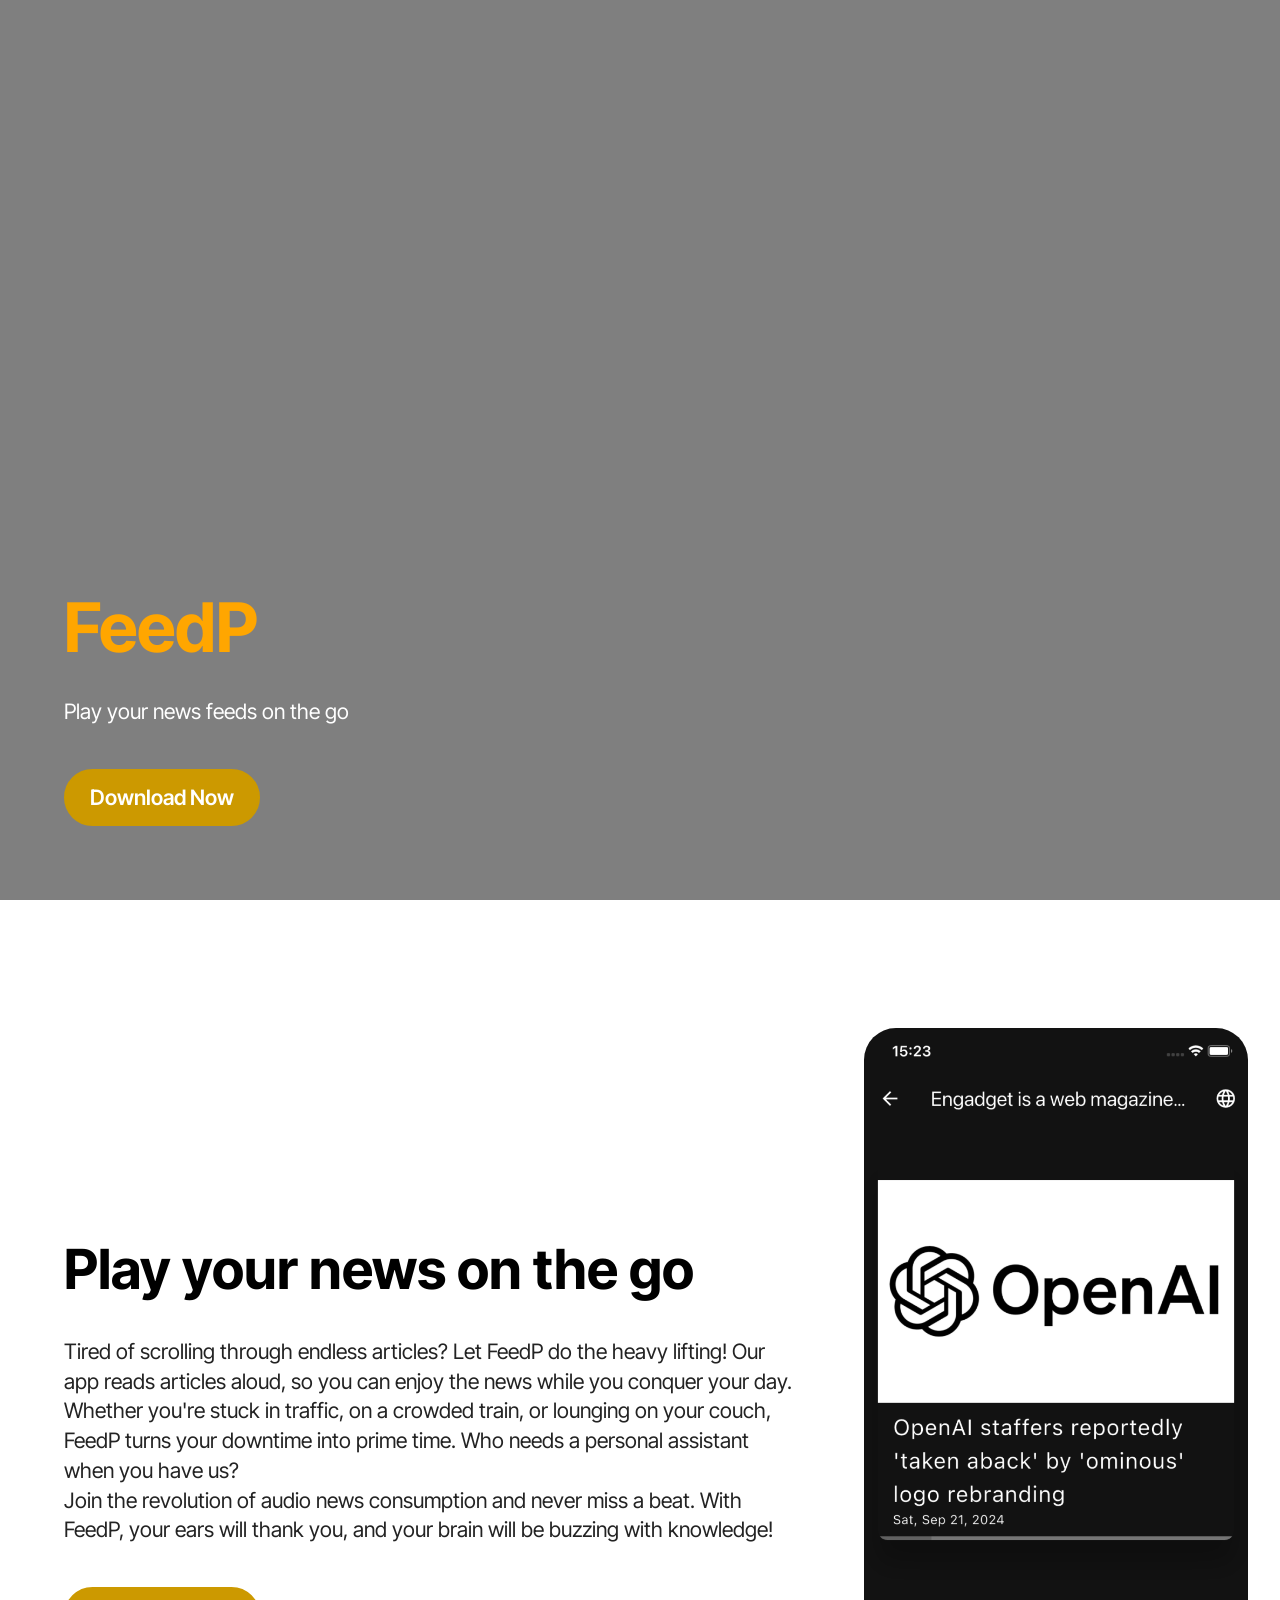
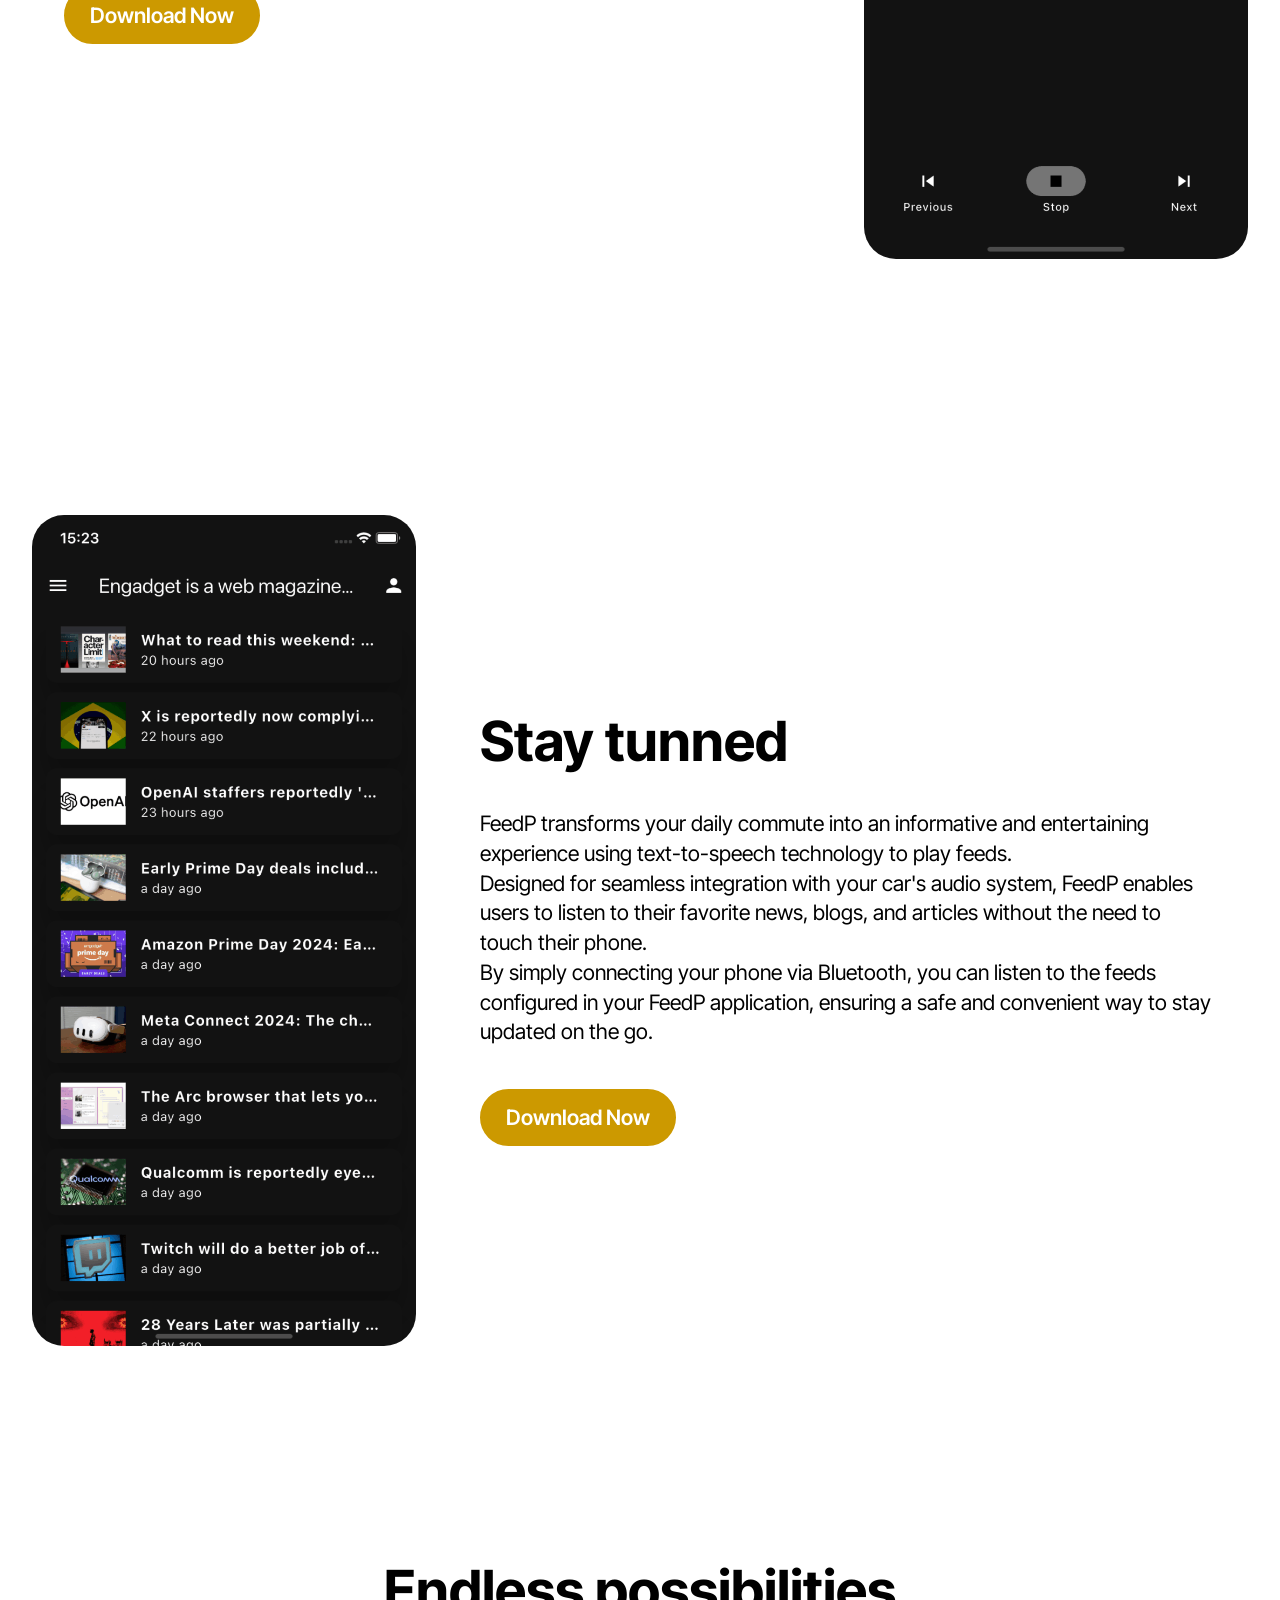
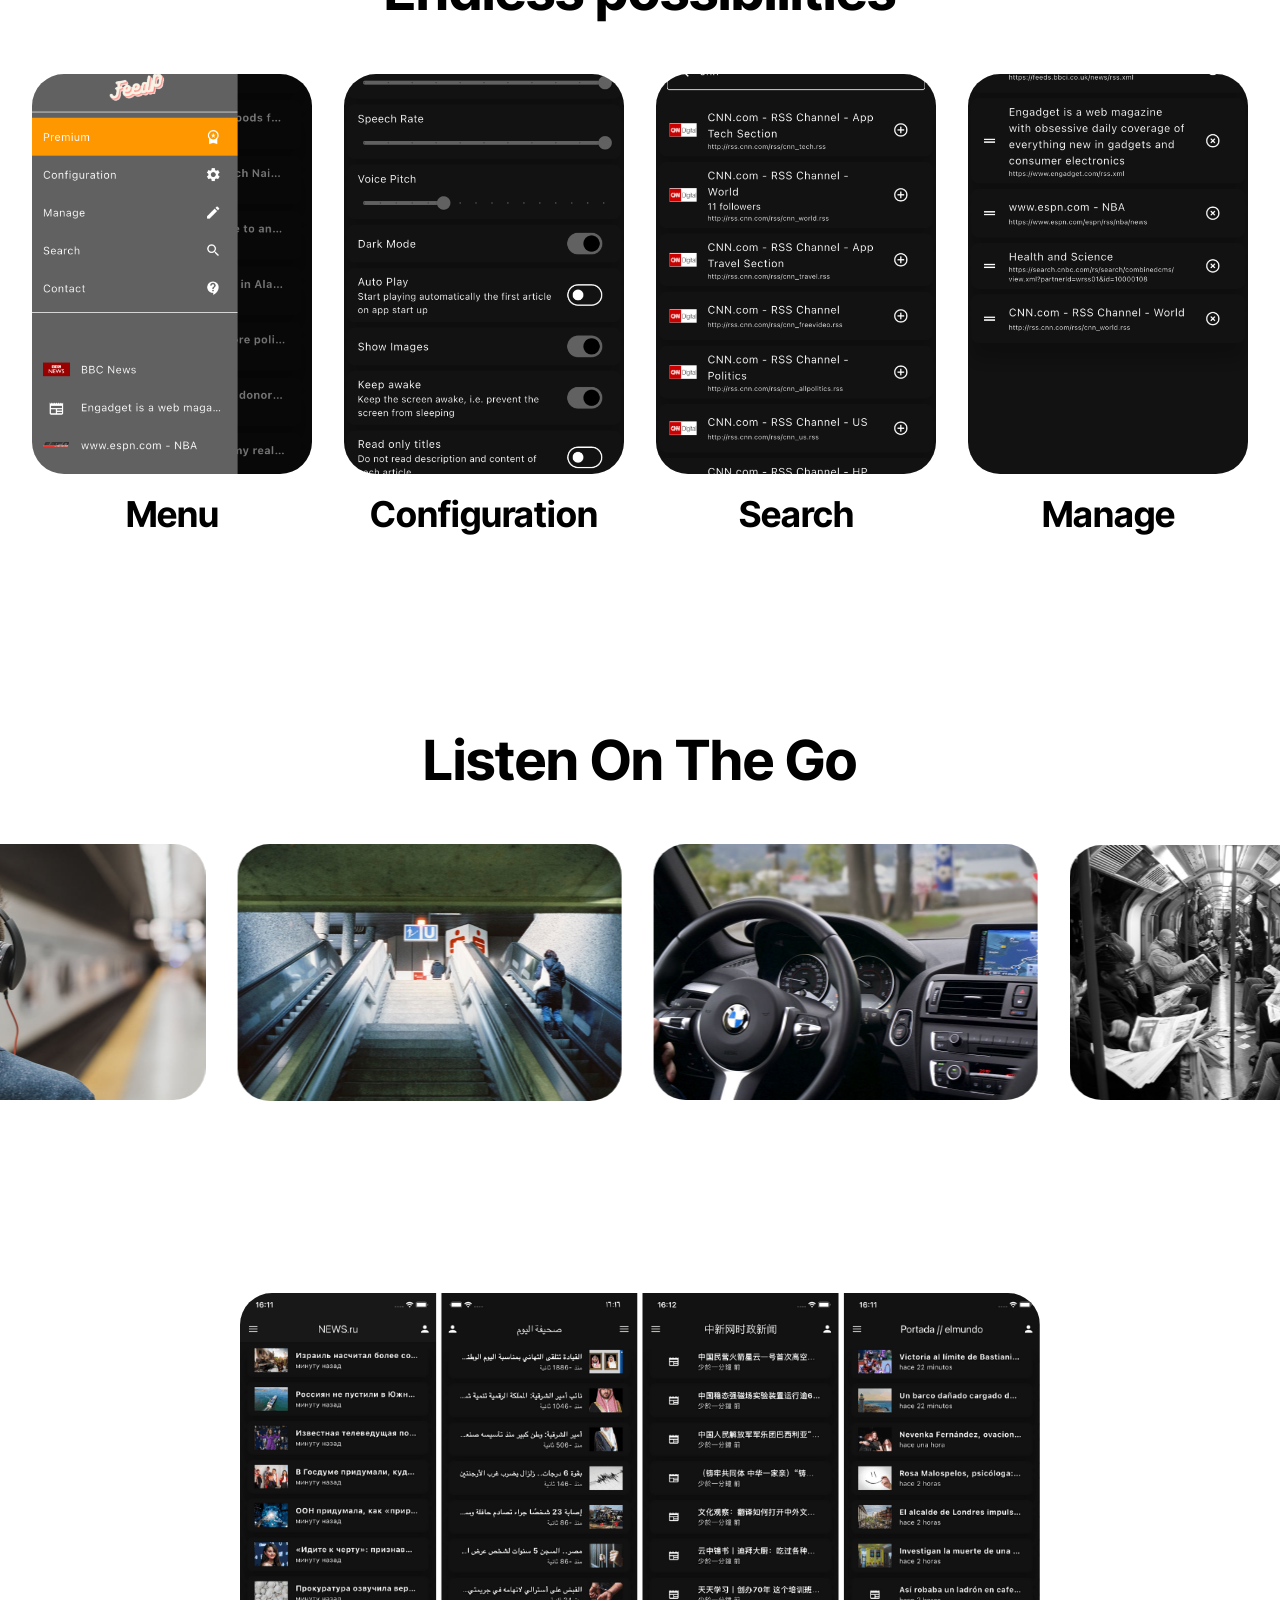
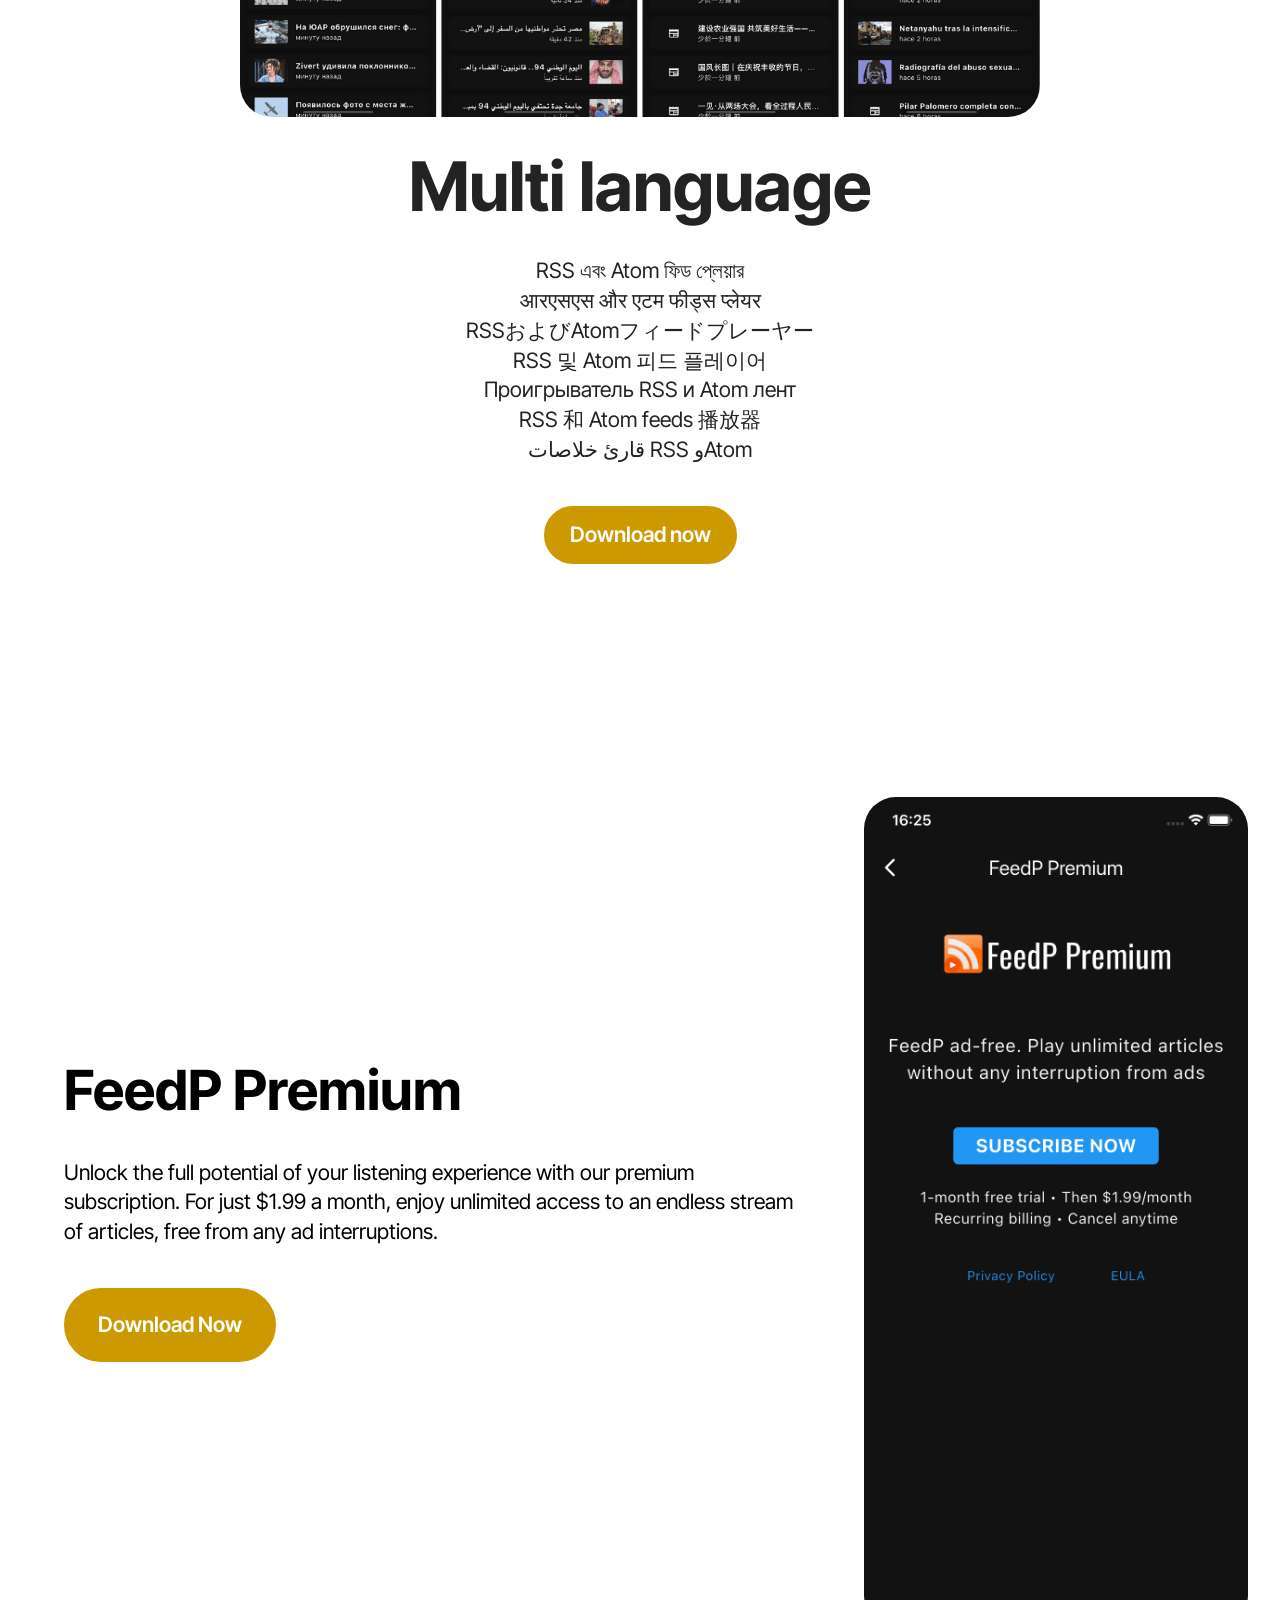
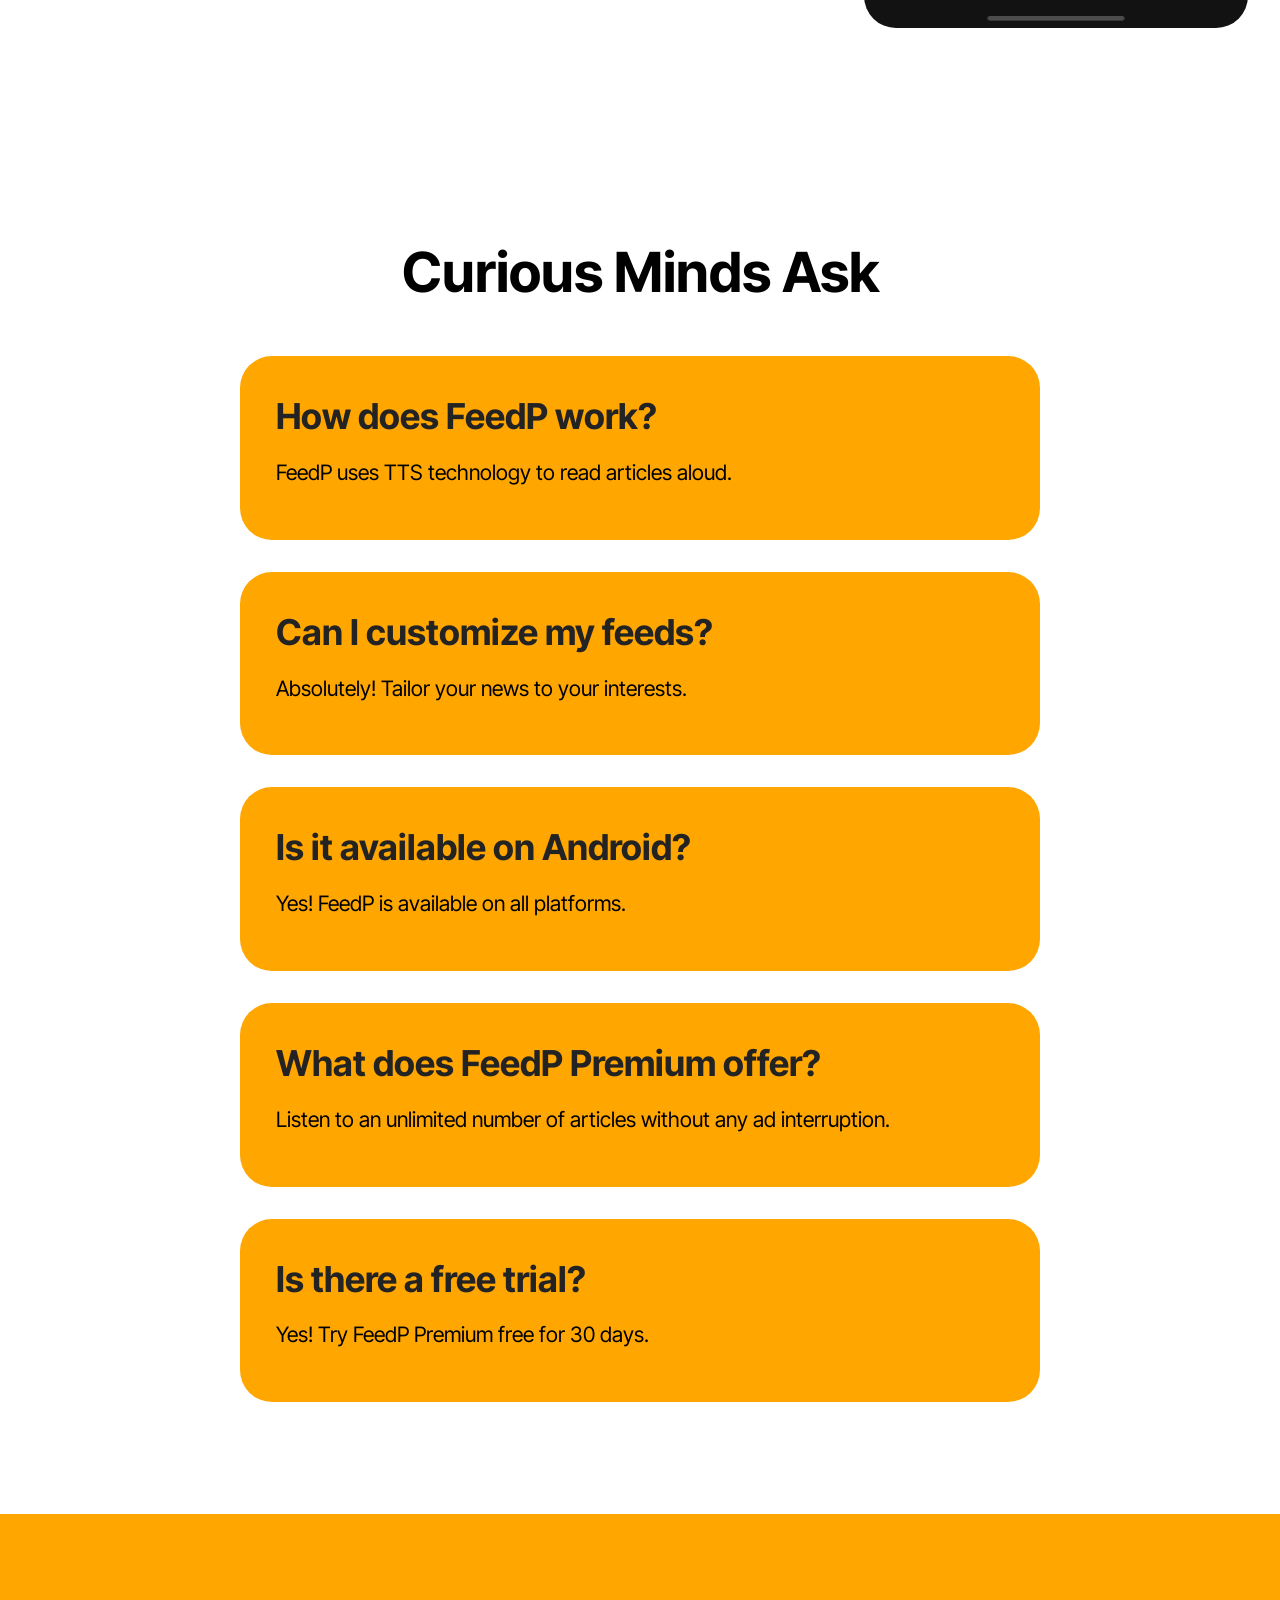
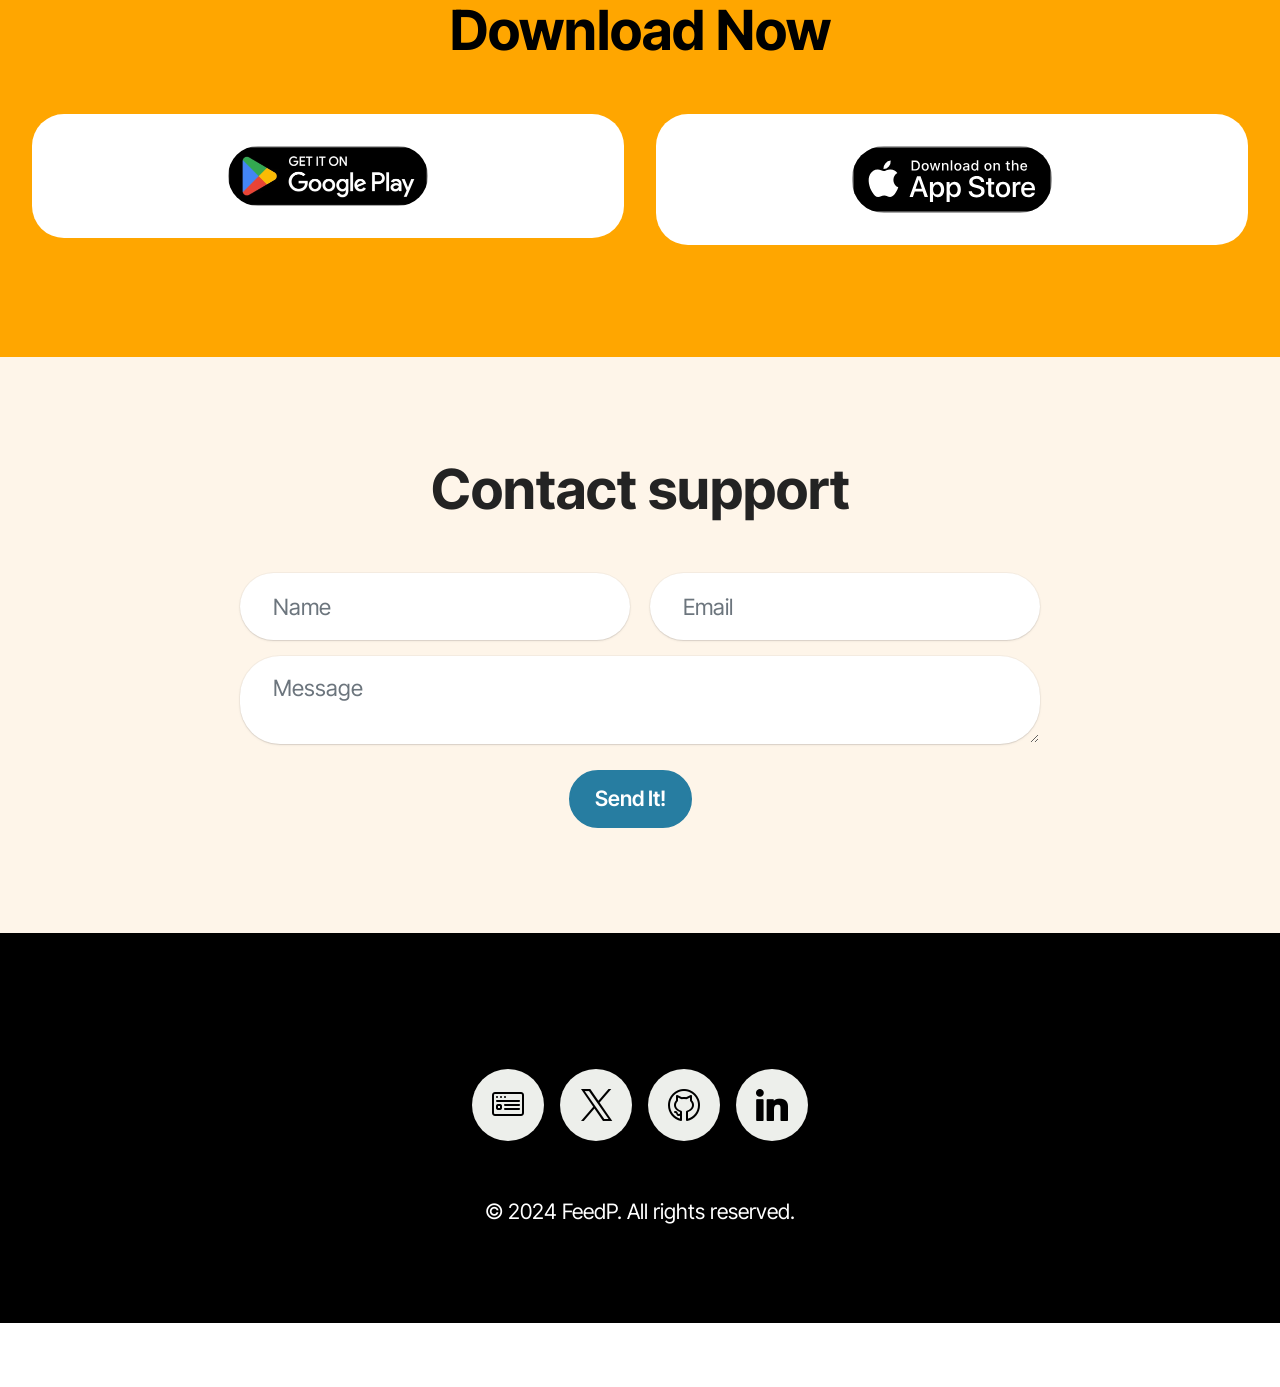
<file: docs/index.html>
<!DOCTYPE html>
<html  >
<head>
  <!-- Site made with Mobirise Website Builder v5.9.18, https://mobirise.com -->
  <meta charset="UTF-8">
  <meta http-equiv="X-UA-Compatible" content="IE=edge">
  <meta name="generator" content="Mobirise v5.9.18, mobirise.com">
  <meta name="viewport" content="width=device-width, initial-scale=1, minimum-scale=1">
  <link rel="shortcut icon" href="assets/images/favicon-16x16.png" type="image/x-icon">
  <meta name="description" content="FeedP transforms your commute with TTS technology, reading articles aloud from your favorite RSS feeds. Enjoy news on the go, effortlessly.">
  
  
  <title>FeedP</title>
  <link rel="stylesheet" href="assets/web/assets/mobirise-icons2/mobirise2.css">
  <link rel="stylesheet" href="assets/web/assets/mobirise-icons-bold/mobirise-icons-bold.css">
  <link rel="stylesheet" href="assets/bootstrap/css/bootstrap.min.css">
  <link rel="stylesheet" href="assets/bootstrap/css/bootstrap-grid.min.css">
  <link rel="stylesheet" href="assets/bootstrap/css/bootstrap-reboot.min.css">
  <link rel="stylesheet" href="assets/animatecss/animate.css">
  <link rel="stylesheet" href="assets/socicon/css/styles.css">
  <link rel="stylesheet" href="assets/theme/css/style.css">
  <link rel="preload" href="https://fonts.googleapis.com/css?family=Inter+Tight:100,200,300,400,500,600,700,800,900,100i,200i,300i,400i,500i,600i,700i,800i,900i&display=swap" as="style" onload="this.onload=null;this.rel='stylesheet'">
  <noscript><link rel="stylesheet" href="https://fonts.googleapis.com/css?family=Inter+Tight:100,200,300,400,500,600,700,800,900,100i,200i,300i,400i,500i,600i,700i,800i,900i&display=swap"></noscript>
  <link rel="preload" as="style" href="assets/mobirise/css/mbr-additional.css?v=XcIUeM"><link rel="stylesheet" href="assets/mobirise/css/mbr-additional.css?v=XcIUeM" type="text/css">

  
  
  
</head>
<body>
  
  <section data-bs-version="5.1" class="header18 cid-uoVq9v2hvb mbr-fullscreen" data-bg-video="https://youtu.be/wuCSP266-CE" id="hero-15-uoVq9v2hvb">
  

  <div class="mbr-overlay" style="opacity: 0.5; background-color: rgb(0, 0, 0);"></div>
  <div class="container-fluid">
    <div class="row">
      <div class="content-wrap col-12 col-md-12">
        <h1 class="mbr-section-title mbr-fonts-style mbr-white mb-4 display-1">
          <strong>FeedP</strong></h1>
        
        <p class="mbr-fonts-style mbr-text mbr-white mb-4 display-7">Play your news feeds on the go</p>
        <div class="mbr-section-btn"><a class="btn btn-warning display-7" href="index.html#clients03-3">Download Now</a></div>
      </div>
    </div>
  </div>
</section>

<section data-bs-version="5.1" class="header1 cid-up6Jac4yp0" id="header01-8">
	

	
	

	<div class="container">
		<div class="row justify-content-center">
			<div class="col-12 col-md-12 col-lg-4 image-wrapper">
				<img class="w-100" src="assets/images/simulator-screenshot-iphone-xr-2024-09-22-at-15.23.45-712x1541.png" alt="Mobirise Website Builder">
			</div>
			<div class="col-12 col-lg col-md-12">
				<div class="text-wrapper align-left">
					<h1 class="mbr-section-title mbr-fonts-style mb-4 display-2"><strong>Play your news on the go</strong></h1>
					<p class="mbr-text mbr-fonts-style mb-4 display-7">
						Tired of scrolling through endless articles? Let FeedP do the heavy lifting! Our app reads articles aloud, so you can enjoy the news while you conquer your day.<br>Whether you're stuck in traffic, on a crowded train, or lounging on your couch, FeedP turns your downtime into prime time. Who needs a personal assistant when you have us?<br>Join the revolution of audio news consumption and never miss a beat. With FeedP, your ears will thank you, and your brain will be buzzing with knowledge!<br>
					</p>
					<div class="mbr-section-btn mt-3"><a class="btn btn-warning display-7" href="index.html#clients03-3">Download Now</a></div>
				</div>
			</div>
		</div>
	</div>
</section>

<section data-bs-version="5.1" class="start article2 cid-up6LJE72qK" id="article02-a">
	

	
	

	<div class="container">
		<div class="row justify-content-center">
			<div class="col-12 col-md-12 col-lg-4 image-wrapper">
				<img class="w-100" src="assets/images/simulator-screenshot-iphone-xr-2024-09-22-at-15.23.54-712x1541.png" alt="Mobirise Website Builder">
			</div>
			<div class="col-12 col-md-12 col-lg">
				<div class="text-wrapper align-left">
					<h1 class="mbr-section-title mbr-fonts-style mb-4 display-2">
						<strong>Stay tunned</strong></h1>
					<p class="mbr-text align-left mbr-fonts-style mb-4 display-7">
					FeedP transforms your daily commute into an informative and entertaining experience using text-to-speech technology to play feeds.<br>Designed for seamless integration with your car's audio system, FeedP enables users to listen to their favorite news, blogs, and articles without the need to touch their phone.<br>By simply connecting your phone via Bluetooth, you can listen to the feeds configured in your FeedP application, ensuring a safe and convenient way to stay updated on the go.
					</p>
					<div class="mbr-section-btn align-left mt-3"><a class="btn btn-warning display-7" href="index.html#clients03-3">Download Now</a></div>
				</div>
			</div>
		</div>
	</div>
</section>

<section data-bs-version="5.1" class="people03 cid-uoVq9v8srS" id="guests-1-uoVq9v8srS">
    
    
    <div class="container-fluid">
        <div class="row justify-content-center">
            <div class="col-12 content-head">
                <div class="mbr-section-head mb-5">
                    <h4 class="mbr-section-title mbr-fonts-style align-center mb-0 display-2">
                        <strong>Endless possibilities</strong></h4>
                    
                </div>
            </div>
        </div>
        <div class="row">
            <div class="item features-image col-12 col-md-6 col-lg-3">
                <div class="item-wrapper">
                    <div class="item-img mb-3">
                        <img src="assets/images/simulator-screenshot-iphone-xr-2024-09-22-at-15.25.54-518x1121.png" alt="Mobirise Website Builder" title="">
                    </div>
                    <div class="item-content align-left">
                        <h5 class="item-title mbr-fonts-style display-5">
                            <strong>Menu</strong></h5>
                        
                        
                    </div>
                    
                </div>
            </div>
            <div class="item features-image col-12 col-md-6 col-lg-3">
                <div class="item-wrapper">
                    <div class="item-img mb-3">
                        <img src="assets/images/simulator-screenshot-iphone-xr-2024-09-22-at-15.26.37-518x1121.png" alt="Mobirise Website Builder" title="">
                    </div>
                    <div class="item-content align-left">
                        <h5 class="item-title mbr-fonts-style display-5">
                            <strong>Configuration</strong></h5>
                        
                        
                    </div>
                    
                </div>
            </div>
            <div class="item features-image col-12 col-md-6 col-lg-3">
                <div class="item-wrapper">
                    <div class="item-img mb-3">
                        <img src="assets/images/simulator-screenshot-iphone-xr-2024-09-22-at-15.25.46-518x1121.png" alt="Mobirise Website Builder" title="">
                    </div>
                    <div class="item-content align-left">
                        <h5 class="item-title mbr-fonts-style display-5">
                            <strong>Search</strong></h5>
                        
                        
                    </div>
                    
                </div>
            </div>
            <div class="item features-image col-12 col-md-6 col-lg-3">
                <div class="item-wrapper">
                    <div class="item-img mb-3">
                       <img src="assets/images/simulator-screenshot-iphone-xr-2024-09-22-at-15.26.03-518x1121.png" alt="Mobirise Website Builder" title="" data-slide-to="3" data-bs-slide-to="3">
                    </div>
                    <div class="item-content align-left">
                        <h5 class="item-title mbr-fonts-style display-5">
                            <strong>Manage</strong></h5>
                        
                        
                    </div>
                    
                </div>
            </div>
        </div>
    </div>
</section>

<section data-bs-version="5.1" class="gallery07 cid-uoVq9v4GsZ" id="gallery-16-uoVq9v4GsZ">
  
  
  <div class="container-fluid gallery-wrapper">
    <div class="row justify-content-center">
      <div class="col-12 content-head">
        <div class="mbr-section-head mb-5">
          <h4 class="mbr-section-title mbr-fonts-style align-center mb-0 display-2">
            <strong>Listen On The Go</strong>
          </h4>
          
        </div>
      </div>
    </div>
    <div class="grid-container">
      <div class="grid-container-3 moving-left" style="transform: translate3d(-200px, 0px, 0px);">
        <div class="grid-item">
          <img src="assets/images/mbr-768x512.jpg" alt="Mobirise Website Builder">
        </div>
        <div class="grid-item">
          <img src="assets/images/photo-1554228243-ff1759819ed3.jpeg" alt="Mobirise Website Builder">
        </div>
        <div class="grid-item">
          <img src="assets/images/mbr-1-768x512.jpg" alt="Mobirise Website Builder">
        </div>
        <div class="grid-item">
          <img src="assets/images/photo-1648114773131-321c91371212.jpeg" alt="Mobirise Website Builder">
        </div>
      </div>
    </div>
  </div>
</section>

<section data-bs-version="5.1" class="header12 cid-up74S3AGPq" id="header12-d">
  
  

  <div class="text-center container-fluid">
    <div class="row mb-4 justify-content-center">
      <div class="col-12 col-md-8">
        <img class="w-100" src="assets/images/3-1056x560.png" alt="Mobirise Website Builder">
      </div>
    </div>
    <div class="row justify-content-center">
      <div class="col-md-12 content-head">
        <h1 class="mbr-section-title mbr-fonts-style mb-4 display-1">
          <strong>Multi language</strong></h1>
        <p class="mbr-text mbr-fonts-style mb-4 display-7">RSS এবং Atom ফিড প্লেয়ার<br>आरएसएस और एटम फीड्स प्लेयर<br>RSSおよびAtomフィードプレーヤー<br>RSS 및 Atom 피드 플레이어<br>Проигрыватель RSS и Atom лент<br>RSS 和 Atom feeds 播放器<br>قارئ خلاصات RSS وAtom</p>
        <div class="mbr-section-btn mt-4"><a class="btn btn-warning display-7" href="index.html#clients03-3">Download now</a></div>
      </div>
    </div>
  </div>
</section>

<section data-bs-version="5.1" class="start article4 cid-up6UikKofS" id="article04-c">
	

	
	

	<div class="container">
		<div class="row justify-content-center">
			<div class="col-12 col-md-12 col-lg-4 image-wrapper">
				<img class="w-100" src="assets/images/simulator-screenshot-iphone-xr-2024-09-22-at-16.25.50-828x1792.png" alt="Mobirise Website Builder">
			</div>
			<div class="col-12 col-md-12 col-lg">
				<div class="text-wrapper align-left">
					<h1 class="mbr-section-title mbr-fonts-style mb-4 display-2">
						<strong>FeedP Premium</strong></h1>
					<p class="mbr-text mbr-fonts-style mb-4 display-7">
						Unlock the full potential of your listening experience with our premium subscription. For just $1.99 a month, enjoy unlimited access to an endless stream of articles, free from any ad interruptions.</p>
					<div class="mbr-section-btn mt-3"><a class="btn btn-lg btn-warning display-7" href="index.html#clients03-3">Download Now</a></div>
				</div>
			</div>
		</div>
	</div>
</section>

<section data-bs-version="5.1" class="list05 cid-uoVq9v4bl7" id="faq-3-uoVq9v4bl7">
    
    <div class="container">
        <div class="col-12 mb-5 content-head">
            <h3 class="mbr-section-title mbr-fonts-style align-center mb-0 display-2">
                <strong>Curious Minds Ask</strong>
            </h3>
            
        </div>
        <div class="row justify-content-center ">
            <div class="col-12 col-lg-8">
                <div class="item features-without-image col-12 active">
                    <div class="item-wrapper">
                        <h5 class="mbr-card-title mbr-fonts-style mt-0 mb-3 display-5">
                            <strong>How does FeedP work?</strong></h5>
                        <p class="mbr-text mbr-fonts-style mt-0 mb-3 display-7">FeedP uses TTS technology to read articles aloud.</p>
                    </div>
                </div>
                <div class="item features-without-image col-12">
                    <div class="item-wrapper">
                        <h5 class="mbr-card-title mbr-fonts-style mt-0 mb-3 display-5">
                            <strong>Can I customize my feeds?</strong></h5>
                        <p class="mbr-text mbr-fonts-style mt-0 mb-3 display-7">Absolutely! Tailor your news to your interests.</p>
                    </div>
                </div>
                <div class="item features-without-image col-12">
                    <div class="item-wrapper">
                        <h5 class="mbr-card-title mbr-fonts-style mt-0 mb-3 display-5">
                            <strong>Is it available on Android?</strong></h5>
                        <p class="mbr-text mbr-fonts-style mt-0 mb-3 display-7">Yes! FeedP is available on all platforms.</p>
                    </div>
                </div>
                <div class="item features-without-image col-12">
                  <div class="item-wrapper">
                      <h5 class="mbr-card-title mbr-fonts-style mt-0 mb-3 display-5">
                          <strong>What does FeedP Premium offer?</strong></h5>
                      <p class="mbr-text mbr-fonts-style mt-0 mb-3 display-7">Listen to an unlimited number of articles without any ad interruption.</p>
                  </div>
              </div>
              <div class="item features-without-image col-12">
                <div class="item-wrapper">
                    <h5 class="mbr-card-title mbr-fonts-style mt-0 mb-3 display-5">
                        <strong>Is there a free trial?</strong></h5>
                    <p class="mbr-text mbr-fonts-style mt-0 mb-3 display-7">Yes! Try FeedP Premium free for 30 days.</p>
                </div>
            </div>
            </div>
        </div>
    </div>
</section>

<section data-bs-version="5.1" class="clients3 cid-up0ePU9RjU" id="clients03-3">
  

  
  
  <div class="container">
    <div class="row justify-content-center">
      <div class="col-12 content-head">
        <div class="mb-5">
          <h5 class="mbr-section-title mbr-fonts-style mb-0 display-2">
            <strong>Download Now</strong></h5>
          <div class="col-12">
            
          </div>
        </div>
      </div>
    </div>
    <div class="row">
      <div class="item features-without-image col-12 col-lg-6">
        <div class="item-wrapper">
          <div class="img-wrapper">
            <a href="https://play.google.com/store/apps/details?id=com.terminalprogrammer.feedp"><img src="assets/images/googleplay-badge-01-getit.max-1920x1070.format-webp-copy-400x119.png" alt="Mobirise Website Builder"></a>
          </div>
          <div class="card-box align-center">
            
            
            
            
          </div>
        </div>
      </div>
      
      <div class="item features-without-image col-12 col-lg-6">
        <div class="item-wrapper">
          <div class="img-wrapper">
            <a href="https://apps.apple.com/us/app/feedp/id6554002098"><img src="assets/images/download-on-the-app-store-badge-us-uk-rgb-blk-92917.svg" alt="Mobirise Website Builder"></a>
          </div>
          <div class="card-box align-center">
            
            
            
            
          </div>
        </div>
      </div>
    </div>
  </div>
</section>

<section data-bs-version="5.1" class="form5 cid-uoVq9vctQe" id="contact-form-2-uoVq9vctQe">
    
    
    <div class="container">
        <div class="row justify-content-center">
            <div class="col-12 content-head">
                <div class="mbr-section-head mb-5">
                    <h3 class="mbr-section-title mbr-fonts-style align-center mb-0 display-2">
                        <strong>Contact support</strong></h3>
                    
                </div>
            </div>
        </div>
        <div class="row justify-content-center">
            <div class="col-lg-8 mx-auto mbr-form" data-form-type="formoid">
                <form action="https://mobirise.eu/" method="POST" class="mbr-form form-with-styler" data-form-title="Form Name"><input type="hidden" name="email" data-form-email="true" value="6h8oK0p8J6GPKZ5uFjSlg1hrTcvjbMR5QAUdGVEDVNbBenpHBNgIdCjoQ/8Vaqgd4BG4YZdx6HAe9wF5I9h6QvoemSaESRIeJmc5hrGbp1W5udUE2SaNpf4COPF3xCd8">
                    <div class="row">
                        <div hidden="hidden" data-form-alert="" class="alert alert-success col-12">Thanks for filling out the form!</div>
                        <div hidden="hidden" data-form-alert-danger="" class="alert alert-danger col-12">
                            Oops...! some problem!
                        </div>
                    </div>
                    <div class="dragArea row">
                        <div class="col-md col-sm-12 form-group mb-3" data-for="name">
                            <input type="text" name="name" placeholder="Name" data-form-field="name" class="form-control" value="" id="name-contact-form-2-uoVq9vctQe">
                        </div>
                        <div class="col-md col-sm-12 form-group mb-3" data-for="email">
                            <input type="email" name="email" placeholder="Email" data-form-field="email" class="form-control" value="" id="email-contact-form-2-uoVq9vctQe">
                        </div>
                        <div class="col-12 form-group mb-3" data-for="textarea">
                            <textarea name="textarea" placeholder="Message" data-form-field="textarea" class="form-control" id="textarea-contact-form-2-uoVq9vctQe"></textarea>
                        </div>
                        <div class="col-lg-12 col-md-12 col-sm-12 align-center mbr-section-btn">
                            <button type="submit" class="btn btn-primary display-7">Send It!</button>
                        </div>
                    </div>
                </form>
            </div>
        </div>
    </div>
</section>

<section data-bs-version="5.1" class="footer3 cid-uoVq9vcbpV" once="footers" id="footer-3-uoVq9vcbpV">

        

    

    <div class="container">
        <div class="row">
            

            <div class="col-12 mt-4">
                <div class="social-row">
                    <div class="soc-item">
                        <a href="https://terminalprogrammer.com/" target="_blank">
                            <span class="mbr-iconfont display-7 mbrib-sites"></span>
                        </a>
                    </div>
                    <div class="soc-item">
                        <a href="https://x.com/terminalprgrmr" target="_blank">
                            <span class="mbr-iconfont socicon-twitter socicon"></span>
                        </a>
                    </div>
                    <div class="soc-item">
                        <a href="https://github.com/alvalea" target="_blank">
                            <span class="mbr-iconfont mbrib-github"></span>
                        </a>
                    </div>
                    <div class="soc-item">
                        <a href="https://www.linkedin.com/in/alvaro-leal-martin/" target="_blank">
                            <span class="mbr-iconfont socicon-linkedin socicon"></span>
                        </a>
                    </div>
                    
                </div>
            </div>
            <div class="col-12 mt-5">
                <p class="mbr-fonts-style copyright display-7">© 2024 FeedP. All rights reserved.</p>
            </div>
        </div>
    </div>
</section><section class="display-7" style="padding: 0;align-items: center;justify-content: center;flex-wrap: wrap;    align-content: center;display: flex;position: relative;height: 4rem;"><a href="https://mobiri.se/3440075" style="flex: 1 1;height: 4rem;position: absolute;width: 100%;z-index: 1;"><img alt="" style="height: 4rem;" src="[data-uri]"></a><p style="margin: 0;text-align: center;" class="display-7">&#8204;</p><a style="z-index:1" href="https://mobirise.com/offline-website-builder.html">Offline Website Builder</a></section><script src="assets/bootstrap/js/bootstrap.bundle.min.js"></script>  <script src="assets/smoothscroll/smooth-scroll.js"></script>  <script src="assets/ytplayer/index.js"></script>  <script src="assets/vimeoplayer/player.js"></script>  <script src="assets/scrollgallery/scroll-gallery.js"></script>  <script src="assets/theme/js/script.js"></script>  <script src="assets/formoid/formoid.min.js"></script>  
  
  
 <div id="scrollToTop" class="scrollToTop mbr-arrow-up"><a style="text-align: center;"><i class="mbr-arrow-up-icon mbr-arrow-up-icon-cm cm-icon cm-icon-smallarrow-up"></i></a></div>
    <input name="animation" type="hidden">
  </body>
</html>
</file>
<file: docs/assets/web/assets/mobirise-icons2/mobirise2.css>
@font-face {
  font-family: 'Moririse2';
  font-display: swap;
  src:  url('mobirise2.eot?f2bix4');
  src:  url('mobirise2.eot?f2bix4#iefix') format('embedded-opentype'),
    url('mobirise2.ttf?f2bix4') format('truetype'),
    url('mobirise2.woff?f2bix4') format('woff'),
    url('mobirise2.svg?f2bix4#mobirise2') format('svg');
  font-weight: normal;
  font-style: normal;
}

[class^="mobi-"], [class*=" mobi-"] {
  /* use !important to prevent issues with browser extensions that change fonts */
  font-family: 'Moririse2' !important;
  speak: none;
  font-style: normal;
  font-weight: normal;
  font-variant: normal;
  text-transform: none;
  line-height: 1;

  /* Better Font Rendering =========== */
  -webkit-font-smoothing: antialiased;
  -moz-osx-font-smoothing: grayscale;
}

.mobi-mbri-add-submenu:before {
  content: "\e900";
}
.mobi-mbri-alert:before {
  content: "\e901";
}
.mobi-mbri-align-center:before {
  content: "\e902";
}
.mobi-mbri-align-justify:before {
  content: "\e903";
}
.mobi-mbri-align-left:before {
  content: "\e904";
}
.mobi-mbri-align-right:before {
  content: "\e905";
}
.mobi-mbri-android:before {
  content: "\e906";
}
.mobi-mbri-apple:before {
  content: "\e907";
}
.mobi-mbri-arrow-down:before {
  content: "\e908";
}
.mobi-mbri-arrow-next:before {
  content: "\e909";
}
.mobi-mbri-arrow-prev:before {
  content: "\e90a";
}
.mobi-mbri-arrow-up:before {
  content: "\e90b";
}
.mobi-mbri-bold:before {
  content: "\e90c";
}
.mobi-mbri-bookmark:before {
  content: "\e90d";
}
.mobi-mbri-bootstrap:before {
  content: "\e90e";
}
.mobi-mbri-briefcase:before {
  content: "\e90f";
}
.mobi-mbri-browse:before {
  content: "\e910";
}
.mobi-mbri-bulleted-list:before {
  content: "\e911";
}
.mobi-mbri-calendar:before {
  content: "\e912";
}
.mobi-mbri-camera:before {
  content: "\e913";
}
.mobi-mbri-cart-add:before {
  content: "\e914";
}
.mobi-mbri-cart-full:before {
  content: "\e915";
}
.mobi-mbri-cash:before {
  content: "\e916";
}
.mobi-mbri-change-style:before {
  content: "\e917";
}
.mobi-mbri-chat:before {
  content: "\e918";
}
.mobi-mbri-clock:before {
  content: "\e919";
}
.mobi-mbri-close:before {
  content: "\e91a";
}
.mobi-mbri-cloud:before {
  content: "\e91b";
}
.mobi-mbri-code:before {
  content: "\e91c";
}
.mobi-mbri-contact-form:before {
  content: "\e91d";
}
.mobi-mbri-credit-card:before {
  content: "\e91e";
}
.mobi-mbri-cursor-click:before {
  content: "\e91f";
}
.mobi-mbri-cust-feedback:before {
  content: "\e920";
}
.mobi-mbri-database:before {
  content: "\e921";
}
.mobi-mbri-delivery:before {
  content: "\e922";
}
.mobi-mbri-desktop:before {
  content: "\e923";
}
.mobi-mbri-devices:before {
  content: "\e924";
}
.mobi-mbri-down:before {
  content: "\e925";
}
.mobi-mbri-download-2:before {
  content: "\e926";
}
.mobi-mbri-download:before {
  content: "\e927";
}
.mobi-mbri-drag-n-drop-2:before {
  content: "\e928";
}
.mobi-mbri-drag-n-drop:before {
  content: "\e929";
}
.mobi-mbri-edit-2:before {
  content: "\e92a";
}
.mobi-mbri-edit:before {
  content: "\e92b";
}
.mobi-mbri-error:before {
  content: "\e92c";
}
.mobi-mbri-extension:before {
  content: "\e92d";
}
.mobi-mbri-features:before {
  content: "\e92e";
}
.mobi-mbri-file:before {
  content: "\e92f";
}
.mobi-mbri-flag:before {
  content: "\e930";
}
.mobi-mbri-folder:before {
  content: "\e931";
}
.mobi-mbri-gift:before {
  content: "\e932";
}
.mobi-mbri-github:before {
  content: "\e933";
}
.mobi-mbri-globe-2:before {
  content: "\e934";
}
.mobi-mbri-globe:before {
  content: "\e935";
}
.mobi-mbri-growing-chart:before {
  content: "\e936";
}
.mobi-mbri-hearth:before {
  content: "\e937";
}
.mobi-mbri-help:before {
  content: "\e938";
}
.mobi-mbri-home:before {
  content: "\e939";
}
.mobi-mbri-hot-cup:before {
  content: "\e93a";
}
.mobi-mbri-idea:before {
  content: "\e93b";
}
.mobi-mbri-image-gallery:before {
  content: "\e93c";
}
.mobi-mbri-image-slider:before {
  content: "\e93d";
}
.mobi-mbri-info:before {
  content: "\e93e";
}
.mobi-mbri-italic:before {
  content: "\e93f";
}
.mobi-mbri-key:before {
  content: "\e940";
}
.mobi-mbri-laptop:before {
  content: "\e941";
}
.mobi-mbri-layers:before {
  content: "\e942";
}
.mobi-mbri-left-right:before {
  content: "\e943";
}
.mobi-mbri-left:before {
  content: "\e944";
}
.mobi-mbri-letter:before {
  content: "\e945";
}
.mobi-mbri-like:before {
  content: "\e946";
}
.mobi-mbri-link:before {
  content: "\e947";
}
.mobi-mbri-lock:before {
  content: "\e948";
}
.mobi-mbri-login:before {
  content: "\e949";
}
.mobi-mbri-logout:before {
  content: "\e94a";
}
.mobi-mbri-magic-stick:before {
  content: "\e94b";
}
.mobi-mbri-map-pin:before {
  content: "\e94c";
}
.mobi-mbri-menu:before {
  content: "\e94d";
}
.mobi-mbri-mobile-2:before {
  content: "\e94e";
}
.mobi-mbri-mobile-horizontal:before {
  content: "\e94f";
}
.mobi-mbri-mobile:before {
  content: "\e950";
}
.mobi-mbri-mobirise:before {
  content: "\e951";
}
.mobi-mbri-more-horizontal:before {
  content: "\e952";
}
.mobi-mbri-more-vertical:before {
  content: "\e953";
}
.mobi-mbri-music:before {
  content: "\e954";
}
.mobi-mbri-new-file:before {
  content: "\e955";
}
.mobi-mbri-numbered-list:before {
  content: "\e956";
}
.mobi-mbri-opened-folder:before {
  content: "\e957";
}
.mobi-mbri-pages:before {
  content: "\e958";
}
.mobi-mbri-paper-plane:before {
  content: "\e959";
}
.mobi-mbri-paperclip:before {
  content: "\e95a";
}
.mobi-mbri-phone:before {
  content: "\e95b";
}
.mobi-mbri-photo:before {
  content: "\e95c";
}
.mobi-mbri-photos:before {
  content: "\e95d";
}
.mobi-mbri-pin:before {
  content: "\e95e";
}
.mobi-mbri-play:before {
  content: "\e95f";
}
.mobi-mbri-plus:before {
  content: "\e960";
}
.mobi-mbri-preview:before {
  content: "\e961";
}
.mobi-mbri-print:before {
  content: "\e962";
}
.mobi-mbri-protect:before {
  content: "\e963";
}
.mobi-mbri-question:before {
  content: "\e964";
}
.mobi-mbri-quote-left:before {
  content: "\e965";
}
.mobi-mbri-quote-right:before {
  content: "\e966";
}
.mobi-mbri-redo:before {
  content: "\e967";
}
.mobi-mbri-refresh:before {
  content: "\e968";
}
.mobi-mbri-responsive-2:before {
  content: "\e969";
}
.mobi-mbri-responsive:before {
  content: "\e96a";
}
.mobi-mbri-right:before {
  content: "\e96b";
}
.mobi-mbri-rocket:before {
  content: "\e96c";
}
.mobi-mbri-sad-face:before {
  content: "\e96d";
}
.mobi-mbri-sale:before {
  content: "\e96e";
}
.mobi-mbri-save:before {
  content: "\e96f";
}
.mobi-mbri-search:before {
  content: "\e970";
}
.mobi-mbri-setting-2:before {
  content: "\e971";
}
.mobi-mbri-setting-3:before {
  content: "\e972";
}
.mobi-mbri-setting:before {
  content: "\e973";
}
.mobi-mbri-share:before {
  content: "\e974";
}
.mobi-mbri-shopping-bag:before {
  content: "\e975";
}
.mobi-mbri-shopping-basket:before {
  content: "\e976";
}
.mobi-mbri-shopping-cart:before {
  content: "\e977";
}
.mobi-mbri-sites:before {
  content: "\e978";
}
.mobi-mbri-smile-face:before {
  content: "\e979";
}
.mobi-mbri-speed:before {
  content: "\e97a";
}
.mobi-mbri-star:before {
  content: "\e97b";
}
.mobi-mbri-success:before {
  content: "\e97c";
}
.mobi-mbri-sun:before {
  content: "\e97d";
}
.mobi-mbri-sun2:before {
  content: "\e97e";
}
.mobi-mbri-tablet-vertical:before {
  content: "\e97f";
}
.mobi-mbri-tablet:before {
  content: "\e980";
}
.mobi-mbri-target:before {
  content: "\e981";
}
.mobi-mbri-timer:before {
  content: "\e982";
}
.mobi-mbri-to-ftp:before {
  content: "\e983";
}
.mobi-mbri-to-local-drive:before {
  content: "\e984";
}
.mobi-mbri-touch-swipe:before {
  content: "\e985";
}
.mobi-mbri-touch:before {
  content: "\e986";
}
.mobi-mbri-trash:before {
  content: "\e987";
}
.mobi-mbri-underline:before {
  content: "\e988";
}
.mobi-mbri-undo:before {
  content: "\e989";
}
.mobi-mbri-unlink:before {
  content: "\e98a";
}
.mobi-mbri-unlock:before {
  content: "\e98b";
}
.mobi-mbri-up-down:before {
  content: "\e98c";
}
.mobi-mbri-up:before {
  content: "\e98d";
}
.mobi-mbri-update:before {
  content: "\e98e";
}
.mobi-mbri-upload-2:before {
  content: "\e98f";
}
.mobi-mbri-upload:before {
  content: "\e990";
}
.mobi-mbri-user-2:before {
  content: "\e991";
}
.mobi-mbri-user:before {
  content: "\e992";
}
.mobi-mbri-users:before {
  content: "\e993";
}
.mobi-mbri-video-play:before {
  content: "\e994";
}
.mobi-mbri-video:before {
  content: "\e995";
}
.mobi-mbri-watch:before {
  content: "\e996";
}
.mobi-mbri-website-theme-2:before {
  content: "\e997";
}
.mobi-mbri-website-theme:before {
  content: "\e998";
}
.mobi-mbri-wifi:before {
  content: "\e999";
}
.mobi-mbri-windows:before {
  content: "\e99a";
}
.mobi-mbri-zoom-in:before {
  content: "\e99b";
}
.mobi-mbri-zoom-out:before {
  content: "\e99c";
}
</file>
<file: docs/assets/web/assets/mobirise-icons-bold/mobirise-icons-bold.css>
@font-face {
  font-family: 'mobirise-icons-bold';
  font-display: swap;
  src:  url('mobirise-icons-bold.eot?m1l4yr');
  src:  url('mobirise-icons-bold.eot?m1l4yr#iefix') format('embedded-opentype'),
    url('mobirise-icons-bold.ttf?m1l4yr') format('truetype'),
    url('mobirise-icons-bold.woff?m1l4yr') format('woff'),
    url('mobirise-icons-bold.svg?m1l4yr#mobirise-icons-bold') format('svg');
  font-weight: normal;
  font-style: normal;
}

[class^="mbrib-"], [class*="mbrib-"] {
  /* use !important to prevent issues with browser extensions that change fonts */
  font-family: 'mobirise-icons-bold' !important;
  speak: none;
  font-style: normal;
  font-weight: normal;
  font-variant: normal;
  text-transform: none;
  line-height: 1;

  /* Better Font Rendering =========== */
  -webkit-font-smoothing: antialiased;
  -moz-osx-font-smoothing: grayscale;
}

.mbrib-add-submenu:before {
  content: "\e900";
}
.mbrib-alert:before {
  content: "\e901";
}
.mbrib-align-center:before {
  content: "\e902";
}
.mbrib-align-justify:before {
  content: "\e903";
}
.mbrib-align-left:before {
  content: "\e904";
}
.mbrib-align-right:before {
  content: "\e905";
}
.mbrib-android:before {
  content: "\e906";
}
.mbrib-apple:before {
  content: "\e907";
}
.mbrib-arrow-down:before {
  content: "\e908";
}
.mbrib-arrow-next:before {
  content: "\e909";
}
.mbrib-arrow-prev:before {
  content: "\e90a";
}
.mbrib-arrow-up:before {
  content: "\e90b";
}
.mbrib-bold:before {
  content: "\e90c";
}
.mbrib-bookmark:before {
  content: "\e90d";
}
.mbrib-bootstrap:before {
  content: "\e90e";
}
.mbrib-briefcase:before {
  content: "\e90f";
}
.mbrib-browse:before {
  content: "\e910";
}
.mbrib-bulleted-list:before {
  content: "\e911";
}
.mbrib-calendar:before {
  content: "\e912";
}
.mbrib-camera:before {
  content: "\e913";
}
.mbrib-cart-add:before {
  content: "\e914";
}
.mbrib-cart-full:before {
  content: "\e915";
}
.mbrib-cash:before {
  content: "\e916";
}
.mbrib-change-style:before {
  content: "\e917";
}
.mbrib-chat:before {
  content: "\e918";
}
.mbrib-clock:before {
  content: "\e919";
}
.mbrib-close:before {
  content: "\e91a";
}
.mbrib-cloud:before {
  content: "\e91b";
}
.mbrib-code:before {
  content: "\e91c";
}
.mbrib-contact-form:before {
  content: "\e91d";
}
.mbrib-credit-card:before {
  content: "\e91e";
}
.mbrib-cursor-click:before {
  content: "\e91f";
}
.mbrib-cust-feedback:before {
  content: "\e920";
}
.mbrib-database:before {
  content: "\e921";
}
.mbrib-delivery:before {
  content: "\e922";
}
.mbrib-desktop:before {
  content: "\e923";
}
.mbrib-devices:before {
  content: "\e924";
}
.mbrib-down:before {
  content: "\e925";
}
.mbrib-download:before {
  content: "\e926";
}
.mbrib-drag-n-drop:before {
  content: "\e927";
}
.mbrib-drag-n-drop2:before {
  content: "\e928";
}
.mbrib-edit:before {
  content: "\e929";
}
.mbrib-edit2:before {
  content: "\e92a";
}
.mbrib-error:before {
  content: "\e92b";
}
.mbrib-extension:before {
  content: "\e92c";
}
.mbrib-features:before {
  content: "\e92d";
}
.mbrib-file:before {
  content: "\e92e";
}
.mbrib-flag:before {
  content: "\e92f";
}
.mbrib-folder:before {
  content: "\e930";
}
.mbrib-gift:before {
  content: "\e931";
}
.mbrib-github:before {
  content: "\e932";
}
.mbrib-globe-2:before {
  content: "\e933";
}
.mbrib-globe:before {
  content: "\e934";
}
.mbrib-growing-chart:before {
  content: "\e935";
}
.mbrib-hearth:before {
  content: "\e936";
}
.mbrib-help:before {
  content: "\e937";
}
.mbrib-home:before {
  content: "\e938";
}
.mbrib-hot-cup:before {
  content: "\e939";
}
.mbrib-idea:before {
  content: "\e93a";
}
.mbrib-image-gallery:before {
  content: "\e93b";
}
.mbrib-image-slider:before {
  content: "\e93c";
}
.mbrib-info:before {
  content: "\e93d";
}
.mbrib-italic:before {
  content: "\e93e";
}
.mbrib-key:before {
  content: "\e93f";
}
.mbrib-laptop:before {
  content: "\e940";
}
.mbrib-layers:before {
  content: "\e941";
}
.mbrib-left-right:before {
  content: "\e942";
}
.mbrib-left:before {
  content: "\e943";
}
.mbrib-letter:before {
  content: "\e944";
}
.mbrib-like:before {
  content: "\e945";
}
.mbrib-link:before {
  content: "\e946";
}
.mbrib-lock:before {
  content: "\e947";
}
.mbrib-login:before {
  content: "\e948";
}
.mbrib-logout:before {
  content: "\e949";
}
.mbrib-magic-stick:before {
  content: "\e94a";
}
.mbrib-map-pin:before {
  content: "\e94b";
}
.mbrib-menu:before {
  content: "\e94c";
}
.mbrib-mobile:before {
  content: "\e94d";
}
.mbrib-mobile2:before {
  content: "\e94e";
}
.mbrib-mobirise:before {
  content: "\e94f";
}
.mbrib-more-horizontal:before {
  content: "\e950";
}
.mbrib-more-vertical:before {
  content: "\e951";
}
.mbrib-music:before {
  content: "\e952";
}
.mbrib-new-file:before {
  content: "\e953";
}
.mbrib-numbered-list:before {
  content: "\e954";
}
.mbrib-opened-folder:before {
  content: "\e955";
}
.mbrib-pages:before {
  content: "\e956";
}
.mbrib-paper-plane:before {
  content: "\e957";
}
.mbrib-paperclip:before {
  content: "\e958";
}
.mbrib-photo:before {
  content: "\e959";
}
.mbrib-photos:before {
  content: "\e95a";
}
.mbrib-pin:before {
  content: "\e95b";
}
.mbrib-play:before {
  content: "\e95c";
}
.mbrib-plus:before {
  content: "\e95d";
}
.mbrib-preview:before {
  content: "\e95e";
}
.mbrib-print:before {
  content: "\e95f";
}
.mbrib-protect:before {
  content: "\e960";
}
.mbrib-question:before {
  content: "\e961";
}
.mbrib-quote-left:before {
  content: "\e962";
}
.mbrib-quote-right:before {
  content: "\e963";
}
.mbrib-redo:before {
  content: "\e964";
}
.mbrib-refresh:before {
  content: "\e965";
}
.mbrib-responsive:before {
  content: "\e966";
}
.mbrib-right:before {
  content: "\e967";
}
.mbrib-rocket:before {
  content: "\e968";
}
.mbrib-sad-face:before {
  content: "\e969";
}
.mbrib-sale:before {
  content: "\e96a";
}
.mbrib-save:before {
  content: "\e96b";
}
.mbrib-search:before {
  content: "\e96c";
}
.mbrib-setting:before {
  content: "\e96d";
}
.mbrib-setting2:before {
  content: "\e96e";
}
.mbrib-setting3:before {
  content: "\e96f";
}
.mbrib-share:before {
  content: "\e970";
}
.mbrib-shopping-bag:before {
  content: "\e971";
}
.mbrib-shopping-basket:before {
  content: "\e972";
}
.mbrib-shopping-cart:before {
  content: "\e973";
}
.mbrib-sites:before {
  content: "\e974";
}
.mbrib-smile-face:before {
  content: "\e975";
}
.mbrib-speed:before {
  content: "\e976";
}
.mbrib-star:before {
  content: "\e977";
}
.mbrib-success:before {
  content: "\e978";
}
.mbrib-sun:before {
  content: "\e979";
}
.mbrib-sun2:before {
  content: "\e97a";
}
.mbrib-tablet-vertical:before {
  content: "\e97b";
}
.mbrib-tablet:before {
  content: "\e97c";
}
.mbrib-target:before {
  content: "\e97d";
}
.mbrib-timer:before {
  content: "\e97e";
}
.mbrib-to-ftp:before {
  content: "\e97f";
}
.mbrib-to-local-drive:before {
  content: "\e980";
}
.mbrib-touch-swipe:before {
  content: "\e981";
}
.mbrib-touch:before {
  content: "\e982";
}
.mbrib-trash:before {
  content: "\e983";
}
.mbrib-underline:before {
  content: "\e984";
}
.mbrib-undo:before {
  content: "\e985";
}
.mbrib-unlink:before {
  content: "\e986";
}
.mbrib-unlock:before {
  content: "\e987";
}
.mbrib-up-down:before {
  content: "\e988";
}
.mbrib-up:before {
  content: "\e989";
}
.mbrib-update:before {
  content: "\e98a";
}
.mbrib-upload:before {
  content: "\e98b";
}
.mbrib-user:before {
  content: "\e98c";
}
.mbrib-user2:before {
  content: "\e98d";
}
.mbrib-users:before {
  content: "\e98e";
}
.mbrib-video-play:before {
  content: "\e98f";
}
.mbrib-video:before {
  content: "\e990";
}
.mbrib-watch:before {
  content: "\e991";
}
.mbrib-website-theme:before {
  content: "\e992";
}
.mbrib-wifi:before {
  content: "\e993";
}
.mbrib-windows:before {
  content: "\e994";
}
.mbrib-zoom-out:before {
  content: "\e995";
}
</file>
<file: docs/assets/socicon/css/styles.css>
@charset "UTF-8";

@font-face {
  font-family: 'Socicon';
  src:  url('../fonts/socicon.eot');
  src:  url('../fonts/socicon.eot?#iefix') format('embedded-opentype'),
    url('../fonts/socicon.woff2') format('woff2'),
    url('../fonts/socicon.ttf') format('truetype'),
    url('../fonts/socicon.woff') format('woff'),
    url('../fonts/socicon.svg#socicon') format('svg');
  font-weight: normal;
  font-style: normal;
  font-display: swap;
}

[data-icon]:before {
  font-family: "socicon" !important;
  content: attr(data-icon);
  font-style: normal !important;
  font-weight: normal !important;
  font-variant: normal !important;
  text-transform: none !important;
  speak: none;
  line-height: 1;
  -webkit-font-smoothing: antialiased;
  -moz-osx-font-smoothing: grayscale;
}

[class^="socicon-"], [class*=" socicon-"] {
  /* use !important to prevent issues with browser extensions that change fonts */
  font-family: 'Socicon' !important;
  speak: none;
  font-style: normal;
  font-weight: normal;
  font-variant: normal;
  text-transform: none;
  line-height: 1;

  /* Better Font Rendering =========== */
  -webkit-font-smoothing: antialiased;
  -moz-osx-font-smoothing: grayscale;
}

.socicon-500px:before {
  content: "\e000";
}
.socicon-8tracks:before {
  content: "\e001";
}
.socicon-airbnb:before {
  content: "\e002";
}
.socicon-alliance:before {
  content: "\e003";
}
.socicon-amazon:before {
  content: "\e004";
}
.socicon-amplement:before {
  content: "\e005";
}
.socicon-android:before {
  content: "\e006";
}
.socicon-angellist:before {
  content: "\e007";
}
.socicon-apple:before {
  content: "\e008";
}
.socicon-appnet:before {
  content: "\e009";
}
.socicon-baidu:before {
  content: "\e00a";
}
.socicon-bandcamp:before {
  content: "\e00b";
}
.socicon-battlenet:before {
  content: "\e00c";
}
.socicon-mixer:before {
  content: "\e00d";
}
.socicon-bebee:before {
  content: "\e00e";
}
.socicon-bebo:before {
  content: "\e00f";
}
.socicon-behance:before {
  content: "\e010";
}
.socicon-blizzard:before {
  content: "\e011";
}
.socicon-blogger:before {
  content: "\e012";
}
.socicon-buffer:before {
  content: "\e013";
}
.socicon-chrome:before {
  content: "\e014";
}
.socicon-coderwall:before {
  content: "\e015";
}
.socicon-curse:before {
  content: "\e016";
}
.socicon-dailymotion:before {
  content: "\e017";
}
.socicon-deezer:before {
  content: "\e018";
}
.socicon-delicious:before {
  content: "\e019";
}
.socicon-deviantart:before {
  content: "\e01a";
}
.socicon-diablo:before {
  content: "\e01b";
}
.socicon-digg:before {
  content: "\e01c";
}
.socicon-discord:before {
  content: "\e01d";
}
.socicon-disqus:before {
  content: "\e01e";
}
.socicon-douban:before {
  content: "\e01f";
}
.socicon-draugiem:before {
  content: "\e020";
}
.socicon-dribbble:before {
  content: "\e021";
}
.socicon-drupal:before {
  content: "\e022";
}
.socicon-ebay:before {
  content: "\e023";
}
.socicon-ello:before {
  content: "\e024";
}
.socicon-endomodo:before {
  content: "\e025";
}
.socicon-envato:before {
  content: "\e026";
}
.socicon-etsy:before {
  content: "\e027";
}
.socicon-facebook:before {
  content: "\e028";
}
.socicon-feedburner:before {
  content: "\e029";
}
.socicon-filmweb:before {
  content: "\e02a";
}
.socicon-firefox:before {
  content: "\e02b";
}
.socicon-flattr:before {
  content: "\e02c";
}
.socicon-flickr:before {
  content: "\e02d";
}
.socicon-formulr:before {
  content: "\e02e";
}
.socicon-forrst:before {
  content: "\e02f";
}
.socicon-foursquare:before {
  content: "\e030";
}
.socicon-friendfeed:before {
  content: "\e031";
}
.socicon-github:before {
  content: "\e032";
}
.socicon-goodreads:before {
  content: "\e033";
}
.socicon-google:before {
  content: "\e034";
}
.socicon-googlescholar:before {
  content: "\e035";
}
.socicon-googlegroups:before {
  content: "\e036";
}
.socicon-googlephotos:before {
  content: "\e037";
}
.socicon-googleplus:before {
  content: "\e038";
}
.socicon-grooveshark:before {
  content: "\e039";
}
.socicon-hackerrank:before {
  content: "\e03a";
}
.socicon-hearthstone:before {
  content: "\e03b";
}
.socicon-hellocoton:before {
  content: "\e03c";
}
.socicon-heroes:before {
  content: "\e03d";
}
.socicon-smashcast:before {
  content: "\e03e";
}
.socicon-horde:before {
  content: "\e03f";
}
.socicon-houzz:before {
  content: "\e040";
}
.socicon-icq:before {
  content: "\e041";
}
.socicon-identica:before {
  content: "\e042";
}
.socicon-imdb:before {
  content: "\e043";
}
.socicon-instagram:before {
  content: "\e044";
}
.socicon-issuu:before {
  content: "\e045";
}
.socicon-istock:before {
  content: "\e046";
}
.socicon-itunes:before {
  content: "\e047";
}
.socicon-keybase:before {
  content: "\e048";
}
.socicon-lanyrd:before {
  content: "\e049";
}
.socicon-lastfm:before {
  content: "\e04a";
}
.socicon-line:before {
  content: "\e04b";
}
.socicon-linkedin:before {
  content: "\e04c";
}
.socicon-livejournal:before {
  content: "\e04d";
}
.socicon-lyft:before {
  content: "\e04e";
}
.socicon-macos:before {
  content: "\e04f";
}
.socicon-mail:before {
  content: "\e050";
}
.socicon-medium:before {
  content: "\e051";
}
.socicon-meetup:before {
  content: "\e052";
}
.socicon-mixcloud:before {
  content: "\e053";
}
.socicon-modelmayhem:before {
  content: "\e054";
}
.socicon-mumble:before {
  content: "\e055";
}
.socicon-myspace:before {
  content: "\e056";
}
.socicon-newsvine:before {
  content: "\e057";
}
.socicon-nintendo:before {
  content: "\e058";
}
.socicon-npm:before {
  content: "\e059";
}
.socicon-odnoklassniki:before {
  content: "\e05a";
}
.socicon-openid:before {
  content: "\e05b";
}
.socicon-opera:before {
  content: "\e05c";
}
.socicon-outlook:before {
  content: "\e05d";
}
.socicon-overwatch:before {
  content: "\e05e";
}
.socicon-patreon:before {
  content: "\e05f";
}
.socicon-paypal:before {
  content: "\e060";
}
.socicon-periscope:before {
  content: "\e061";
}
.socicon-persona:before {
  content: "\e062";
}
.socicon-pinterest:before {
  content: "\e063";
}
.socicon-play:before {
  content: "\e064";
}
.socicon-player:before {
  content: "\e065";
}
.socicon-playstation:before {
  content: "\e066";
}
.socicon-pocket:before {
  content: "\e067";
}
.socicon-qq:before {
  content: "\e068";
}
.socicon-quora:before {
  content: "\e069";
}
.socicon-raidcall:before {
  content: "\e06a";
}
.socicon-ravelry:before {
  content: "\e06b";
}
.socicon-reddit:before {
  content: "\e06c";
}
.socicon-renren:before {
  content: "\e06d";
}
.socicon-researchgate:before {
  content: "\e06e";
}
.socicon-residentadvisor:before {
  content: "\e06f";
}
.socicon-reverbnation:before {
  content: "\e070";
}
.socicon-rss:before {
  content: "\e071";
}
.socicon-sharethis:before {
  content: "\e072";
}
.socicon-skype:before {
  content: "\e073";
}
.socicon-slideshare:before {
  content: "\e074";
}
.socicon-smugmug:before {
  content: "\e075";
}
.socicon-snapchat:before {
  content: "\e076";
}
.socicon-songkick:before {
  content: "\e077";
}
.socicon-soundcloud:before {
  content: "\e078";
}
.socicon-spotify:before {
  content: "\e079";
}
.socicon-stackexchange:before {
  content: "\e07a";
}
.socicon-stackoverflow:before {
  content: "\e07b";
}
.socicon-starcraft:before {
  content: "\e07c";
}
.socicon-stayfriends:before {
  content: "\e07d";
}
.socicon-steam:before {
  content: "\e07e";
}
.socicon-storehouse:before {
  content: "\e07f";
}
.socicon-strava:before {
  content: "\e080";
}
.socicon-streamjar:before {
  content: "\e081";
}
.socicon-stumbleupon:before {
  content: "\e082";
}
.socicon-swarm:before {
  content: "\e083";
}
.socicon-teamspeak:before {
  content: "\e084";
}
.socicon-teamviewer:before {
  content: "\e085";
}
.socicon-technorati:before {
  content: "\e086";
}
.socicon-telegram:before {
  content: "\e087";
}
.socicon-tripadvisor:before {
  content: "\e088";
}
.socicon-tripit:before {
  content: "\e089";
}
.socicon-triplej:before {
  content: "\e08a";
}
.socicon-tumblr:before {
  content: "\e08b";
}
.socicon-twitch:before {
  content: "\e08c";
}
.socicon-twitter:before {
  content: "\e08d";
}
.socicon-uber:before {
  content: "\e08e";
}
.socicon-ventrilo:before {
  content: "\e08f";
}
.socicon-viadeo:before {
  content: "\e090";
}
.socicon-viber:before {
  content: "\e091";
}
.socicon-viewbug:before {
  content: "\e092";
}
.socicon-vimeo:before {
  content: "\e093";
}
.socicon-vine:before {
  content: "\e094";
}
.socicon-vkontakte:before {
  content: "\e095";
}
.socicon-warcraft:before {
  content: "\e096";
}
.socicon-wechat:before {
  content: "\e097";
}
.socicon-weibo:before {
  content: "\e098";
}
.socicon-whatsapp:before {
  content: "\e099";
}
.socicon-wikipedia:before {
  content: "\e09a";
}
.socicon-windows:before {
  content: "\e09b";
}
.socicon-wordpress:before {
  content: "\e09c";
}
.socicon-wykop:before {
  content: "\e09d";
}
.socicon-xbox:before {
  content: "\e09e";
}
.socicon-xing:before {
  content: "\e09f";
}
.socicon-yahoo:before {
  content: "\e0a0";
}
.socicon-yammer:before {
  content: "\e0a1";
}
.socicon-yandex:before {
  content: "\e0a2";
}
.socicon-yelp:before {
  content: "\e0a3";
}
.socicon-younow:before {
  content: "\e0a4";
}
.socicon-youtube:before {
  content: "\e0a5";
}
.socicon-zapier:before {
  content: "\e0a6";
}
.socicon-zerply:before {
  content: "\e0a7";
}
.socicon-zomato:before {
  content: "\e0a8";
}
.socicon-zynga:before {
  content: "\e0a9";
}
.socicon-spreadshirt:before {
  content: "\e901";
}
.socicon-gamejolt:before {
  content: "\e902";
}
.socicon-trello:before {
  content: "\e903";
}
.socicon-tunein:before {
  content: "\e904";
}
.socicon-bloglovin:before {
  content: "\e905";
}
.socicon-gamewisp:before {
  content: "\e906";
}
.socicon-messenger:before {
  content: "\e907";
}
.socicon-pandora:before {
  content: "\e908";
}
.socicon-augment:before {
  content: "\e909";
}
.socicon-bitbucket:before {
  content: "\e90a";
}
.socicon-fyuse:before {
  content: "\e90b";
}
.socicon-yt-gaming:before {
  content: "\e90c";
}
.socicon-sketchfab:before {
  content: "\e90d";
}
.socicon-mobcrush:before {
  content: "\e90e";
}
.socicon-microsoft:before {
  content: "\e90f";
}
.socicon-realtor:before {
  content: "\e910";
}
.socicon-tidal:before {
  content: "\e911";
}
.socicon-qobuz:before {
  content: "\e912";
}
.socicon-natgeo:before {
  content: "\e913";
}
.socicon-mastodon:before {
  content: "\e914";
}
.socicon-unsplash:before {
  content: "\e915";
}
.socicon-homeadvisor:before {
  content: "\e916";
}
.socicon-angieslist:before {
  content: "\e917";
}
.socicon-codepen:before {
  content: "\e918";
}
.socicon-slack:before {
  content: "\e919";
}
.socicon-openaigym:before {
  content: "\e91a";
}
.socicon-logmein:before {
  content: "\e91b";
}
.socicon-fiverr:before {
  content: "\e91c";
}
.socicon-gotomeeting:before {
  content: "\e91d";
}
.socicon-aliexpress:before {
  content: "\e91e";
}
.socicon-guru:before {
  content: "\e91f";
}
.socicon-appstore:before {
  content: "\e920";
}
.socicon-homes:before {
  content: "\e921";
}
.socicon-zoom:before {
  content: "\e922";
}
.socicon-alibaba:before {
  content: "\e923";
}
.socicon-craigslist:before {
  content: "\e924";
}
.socicon-wix:before {
  content: "\e925";
}
.socicon-redfin:before {
  content: "\e926";
}
.socicon-googlecalendar:before {
  content: "\e927";
}
.socicon-shopify:before {
  content: "\e928";
}
.socicon-freelancer:before {
  content: "\e929";
}
.socicon-seedrs:before {
  content: "\e92a";
}
.socicon-bing:before {
  content: "\e92b";
}
.socicon-doodle:before {
  content: "\e92c";
}
.socicon-bonanza:before {
  content: "\e92d";
}
.socicon-squarespace:before {
  content: "\e92e";
}
.socicon-toptal:before {
  content: "\e92f";
}
.socicon-gust:before {
  content: "\e930";
}
.socicon-ask:before {
  content: "\e931";
}
.socicon-trulia:before {
  content: "\e932";
}
.socicon-loomly:before {
  content: "\e933";
}
.socicon-ghost:before {
  content: "\e934";
}
.socicon-upwork:before {
  content: "\e935";
}
.socicon-fundable:before {
  content: "\e936";
}
.socicon-booking:before {
  content: "\e937";
}
.socicon-googlemaps:before {
  content: "\e938";
}
.socicon-zillow:before {
  content: "\e939";
}
.socicon-niconico:before {
  content: "\e93a";
}
.socicon-toneden:before {
  content: "\e93b";
}
.socicon-crunchbase:before {
  content: "\e93c";
}
.socicon-homefy:before {
  content: "\e93d";
}
.socicon-calendly:before {
  content: "\e93e";
}
.socicon-livemaster:before {
  content: "\e93f";
}
.socicon-udemy:before {
  content: "\e940";
}
.socicon-codered:before {
  content: "\e941";
}
.socicon-origin:before {
  content: "\e942";
}
.socicon-nextdoor:before {
  content: "\e943";
}
.socicon-portfolio:before {
  content: "\e944";
}
.socicon-instructables:before {
  content: "\e945";
}
.socicon-gitlab:before {
  content: "\e946";
}
.socicon-hackernews:before {
  content: "\e947";
}
.socicon-smashwords:before {
  content: "\e948";
}
.socicon-kobo:before {
  content: "\e949";
}
.socicon-bookbub:before {
  content: "\e94a";
}
.socicon-mailru:before {
  content: "\e94b";
}
.socicon-moddb:before {
  content: "\e94c";
}
.socicon-indiedb:before {
  content: "\e94d";
}
.socicon-traxsource:before {
  content: "\e94e";
}
.socicon-gamefor:before {
  content: "\e94f";
}
.socicon-pixiv:before {
  content: "\e950";
}
.socicon-myanimelist:before {
  content: "\e951";
}
.socicon-blackberry:before {
  content: "\e952";
}
.socicon-wickr:before {
  content: "\e953";
}
.socicon-spip:before {
  content: "\e954";
}
.socicon-napster:before {
  content: "\e955";
}
.socicon-beatport:before {
  content: "\e956";
}
.socicon-hackerone:before {
  content: "\e957";
}
.socicon-internet:before {
  content: "\e958";
}
.socicon-ubuntu:before {
  content: "\e959";
}
.socicon-artstation:before {
  content: "\e95a";
}
.socicon-invision:before {
  content: "\e95b";
}
.socicon-torial:before {
  content: "\e95c";
}
.socicon-collectorz:before {
  content: "\e95d";
}
.socicon-seenthis:before {
  content: "\e95e";
}
.socicon-googleplaymusic:before {
  content: "\e95f";
}
.socicon-debian:before {
  content: "\e960";
}
.socicon-filmfreeway:before {
  content: "\e961";
}
.socicon-gnome:before {
  content: "\e962";
}
.socicon-itchio:before {
  content: "\e963";
}
.socicon-jamendo:before {
  content: "\e964";
}
.socicon-mix:before {
  content: "\e965";
}
.socicon-sharepoint:before {
  content: "\e966";
}
.socicon-tinder:before {
  content: "\e967";
}
.socicon-windguru:before {
  content: "\e968";
}
.socicon-cdbaby:before {
  content: "\e969";
}
.socicon-elementaryos:before {
  content: "\e96a";
}
.socicon-stage32:before {
  content: "\e96b";
}
.socicon-tiktok:before {
  content: "\e96c";
}
.socicon-gitter:before {
  content: "\e96d";
}
.socicon-letterboxd:before {
  content: "\e96e";
}
.socicon-threema:before {
  content: "\e96f";
}
.socicon-splice:before {
  content: "\e970";
}
.socicon-metapop:before {
  content: "\e971";
}
.socicon-naver:before {
  content: "\e972";
}
.socicon-remote:before {
  content: "\e973";
}
.socicon-flipboard:before {
  content: "\e974";
}
.socicon-googlehangouts:before {
  content: "\e975";
}
.socicon-dlive:before {
  content: "\e976";
}
.socicon-vsco:before {
  content: "\e977";
}
.socicon-stitcher:before {
  content: "\e978";
}
.socicon-avvo:before {
  content: "\e979";
}
.socicon-redbubble:before {
  content: "\e97a";
}
.socicon-society6:before {
  content: "\e97b";
}
.socicon-zazzle:before {
  content: "\e97c";
}
.socicon-eitaa:before {
  content: "\e97d";
}
.socicon-soroush:before {
  content: "\e97e";
}
.socicon-bale:before {
  content: "\e97f";
}
</file>
<file: docs/assets/theme/css/style.css>
@charset "UTF-8";
section {
  background-color: #ffffff;
}

body {
  font-style: normal;
  line-height: 1.5;
  font-weight: 400;
  color: #232323;
  position: relative;
}

button {
  background-color: transparent;
  border-color: transparent;
}

.embla__button,
.carousel-control {
  background-color: #edefea !important;
  opacity: 0.8 !important;
  color: #464845 !important;
  border-color: #edefea !important;
}

.carousel .close,
.modalWindow .close {
  background-color: #edefea !important;
  color: #464845 !important;
  border-color: #edefea !important;
  opacity: 0.8 !important;
}

.carousel .close:hover,
.modalWindow .close:hover {
  opacity: 1 !important;
}

.carousel-indicators li {
  background-color: #edefea !important;
  border: 2px solid #464845 !important;
}

.carousel-indicators li:hover,
.carousel-indicators li:active {
  opacity: 0.8 !important;
}

.embla__button:hover,
.carousel-control:hover {
  background-color: #edefea !important;
  opacity: 1 !important;
}

.modalWindow-video-container {
  height: 80%;
}

section,
.container,
.container-fluid {
  position: relative;
  word-wrap: break-word;
}

a.mbr-iconfont:hover {
  text-decoration: none;
}

.article .lead p,
.article .lead ul,
.article .lead ol,
.article .lead pre,
.article .lead blockquote {
  margin-bottom: 0;
}

a {
  font-style: normal;
  font-weight: 400;
  cursor: pointer;
}
a, a:hover {
  text-decoration: none;
}

.mbr-section-title {
  font-style: normal;
  line-height: 1.3;
}

.mbr-section-subtitle {
  line-height: 1.3;
}

.mbr-text {
  font-style: normal;
  line-height: 1.7;
}

h1,
h2,
h3,
h4,
h5,
h6,
.display-1,
.display-2,
.display-4,
.display-5,
.display-7,
span,
p,
a {
  line-height: 1;
  word-break: break-word;
  word-wrap: break-word;
  font-weight: 400;
}

b,
strong {
  font-weight: bold;
}

input:-webkit-autofill, input:-webkit-autofill:hover, input:-webkit-autofill:focus, input:-webkit-autofill:active {
  transition-delay: 9999s;
  -webkit-transition-property: background-color, color;
  transition-property: background-color, color;
}

textarea[type=hidden] {
  display: none;
}

section {
  background-position: 50% 50%;
  background-repeat: no-repeat;
  background-size: cover;
}
section .mbr-background-video,
section .mbr-background-video-preview {
  position: absolute;
  bottom: 0;
  left: 0;
  right: 0;
  top: 0;
}

.hidden {
  visibility: hidden;
}

.mbr-z-index20 {
  z-index: 20;
}

/*! Base colors */
.mbr-white {
  color: #ffffff;
}

.mbr-black {
  color: #111111;
}

.mbr-bg-white {
  background-color: #ffffff;
}

.mbr-bg-black {
  background-color: #000000;
}

/*! Text-aligns */
.align-left {
  text-align: left;
}

.align-center {
  text-align: center;
}

.align-right {
  text-align: right;
}

/*! Font-weight  */
.mbr-light {
  font-weight: 300;
}

.mbr-regular {
  font-weight: 400;
}

.mbr-semibold {
  font-weight: 500;
}

.mbr-bold {
  font-weight: 700;
}

/*! Media  */
.media-content {
  flex-basis: 100%;
}

.media-container-row {
  display: flex;
  flex-direction: row;
  flex-wrap: wrap;
  justify-content: center;
  align-content: center;
  align-items: start;
}
.media-container-row .media-size-item {
  width: 400px;
}

.media-container-column {
  display: flex;
  flex-direction: column;
  flex-wrap: wrap;
  justify-content: center;
  align-content: center;
  align-items: stretch;
}
.media-container-column > * {
  width: 100%;
}

@media (min-width: 992px) {
  .media-container-row {
    flex-wrap: nowrap;
  }
}
figure {
  margin-bottom: 0;
  overflow: hidden;
}

figure[mbr-media-size] {
  transition: width 0.1s;
}

img,
iframe {
  display: block;
  width: 100%;
}

.card {
  background-color: transparent;
  border: none;
}

.card-box {
  width: 100%;
}

.card-img {
  text-align: center;
  flex-shrink: 0;
  -webkit-flex-shrink: 0;
}

.media {
  max-width: 100%;
  margin: 0 auto;
}

.mbr-figure {
  align-self: center;
}

.media-container > div {
  max-width: 100%;
}

.mbr-figure img,
.card-img img {
  width: 100%;
}

@media (max-width: 991px) {
  .media-size-item {
    width: auto !important;
  }
  .media {
    width: auto;
  }
  .mbr-figure {
    width: 100% !important;
  }
}
/*! Buttons */
.mbr-section-btn {
  margin-left: -0.6rem;
  margin-right: -0.6rem;
  font-size: 0;
}

.btn {
  font-weight: 600;
  border-width: 1px;
  font-style: normal;
  margin: 0.6rem 0.6rem;
  white-space: normal;
  transition: all 0.2s ease-in-out;
  display: inline-flex;
  align-items: center;
  justify-content: center;
  word-break: break-word;
}

.btn-sm {
  font-weight: 600;
  letter-spacing: 0px;
  transition: all 0.3s ease-in-out;
}

.btn-md {
  font-weight: 600;
  letter-spacing: 0px;
  transition: all 0.3s ease-in-out;
}

.btn-lg {
  font-weight: 600;
  letter-spacing: 0px;
  transition: all 0.3s ease-in-out;
}

.btn-form {
  margin: 0;
}
.btn-form:hover {
  cursor: pointer;
}

nav .mbr-section-btn {
  margin-left: 0rem;
  margin-right: 0rem;
}

/*! Btn icon margin */
.btn .mbr-iconfont,
.btn.btn-sm .mbr-iconfont {
  order: 1;
  cursor: pointer;
  margin-left: 0.5rem;
  vertical-align: sub;
}

.btn.btn-md .mbr-iconfont,
.btn.btn-md .mbr-iconfont {
  margin-left: 0.8rem;
}

.mbr-regular {
  font-weight: 400;
}

.mbr-semibold {
  font-weight: 500;
}

.mbr-bold {
  font-weight: 700;
}

[type=submit] {
  -webkit-appearance: none;
}

/*! Full-screen */
.mbr-fullscreen .mbr-overlay {
  min-height: 100vh;
}

.mbr-fullscreen {
  display: flex;
  display: -moz-flex;
  display: -ms-flex;
  display: -o-flex;
  align-items: center;
  min-height: 100vh;
  padding-top: 3rem;
  padding-bottom: 3rem;
}

/*! Map */
.map {
  height: 25rem;
  position: relative;
}
.map iframe {
  width: 100%;
  height: 100%;
}

/*! Scroll to top arrow */
.mbr-arrow-up {
  bottom: 25px;
  right: 90px;
  position: fixed;
  text-align: right;
  z-index: 5000;
  color: #ffffff;
  font-size: 22px;
}

.mbr-arrow-up a {
  background: rgba(0, 0, 0, 0.2);
  border-radius: 50%;
  color: #fff;
  display: inline-block;
  height: 60px;
  width: 60px;
  border: 2px solid #fff;
  outline-style: none !important;
  position: relative;
  text-decoration: none;
  transition: all 0.3s ease-in-out;
  cursor: pointer;
  text-align: center;
}
.mbr-arrow-up a:hover {
  background-color: rgba(0, 0, 0, 0.4);
}
.mbr-arrow-up a i {
  line-height: 60px;
}

.mbr-arrow-up-icon {
  display: block;
  color: #fff;
}

.mbr-arrow-up-icon::before {
  content: "›";
  display: inline-block;
  font-family: serif;
  font-size: 22px;
  line-height: 1;
  font-style: normal;
  position: relative;
  top: 6px;
  left: -4px;
  transform: rotate(-90deg);
}

/*! Arrow Down */
.mbr-arrow {
  position: absolute;
  bottom: 45px;
  left: 50%;
  width: 60px;
  height: 60px;
  cursor: pointer;
  background-color: rgba(80, 80, 80, 0.5);
  border-radius: 50%;
  transform: translateX(-50%);
}
@media (max-width: 767px) {
  .mbr-arrow {
    display: none;
  }
}
.mbr-arrow > a {
  display: inline-block;
  text-decoration: none;
  outline-style: none;
  animation: arrowdown 1.7s ease-in-out infinite;
  color: #ffffff;
}
.mbr-arrow > a > i {
  position: absolute;
  top: -2px;
  left: 15px;
  font-size: 2rem;
}

#scrollToTop a i::before {
  content: "";
  position: absolute;
  display: block;
  border-bottom: 2.5px solid #fff;
  border-left: 2.5px solid #fff;
  width: 27.8%;
  height: 27.8%;
  left: 50%;
  top: 51%;
  transform: translateY(-30%) translateX(-50%) rotate(135deg);
}

@keyframes arrowdown {
  0% {
    transform: translateY(0px);
  }
  50% {
    transform: translateY(-5px);
  }
  100% {
    transform: translateY(0px);
  }
}
@media (max-width: 500px) {
  .mbr-arrow-up {
    left: 0;
    right: 0;
    text-align: center;
  }
}
/*Gradients animation*/
@keyframes gradient-animation {
  from {
    background-position: 0% 100%;
    animation-timing-function: ease-in-out;
  }
  to {
    background-position: 100% 0%;
    animation-timing-function: ease-in-out;
  }
}
.bg-gradient {
  background-size: 200% 200%;
  animation: gradient-animation 5s infinite alternate;
  -webkit-animation: gradient-animation 5s infinite alternate;
}

.menu .navbar-brand {
  display: -webkit-flex;
}
.menu .navbar-brand span {
  display: flex;
  display: -webkit-flex;
}
.menu .navbar-brand .navbar-caption-wrap {
  display: -webkit-flex;
}
.menu .navbar-brand .navbar-logo img {
  display: -webkit-flex;
  width: auto;
}
@media (min-width: 768px) and (max-width: 991px) {
  .menu .navbar-toggleable-sm .navbar-nav {
    display: -ms-flexbox;
  }
}
@media (max-width: 991px) {
  .menu .navbar-collapse {
    max-height: 93.5vh;
  }
  .menu .navbar-collapse.show {
    overflow: auto;
  }
}
@media (min-width: 992px) {
  .menu .navbar-nav.nav-dropdown {
    display: -webkit-flex;
  }
  .menu .navbar-toggleable-sm .navbar-collapse {
    display: -webkit-flex !important;
  }
  .menu .collapsed .navbar-collapse {
    max-height: 93.5vh;
  }
  .menu .collapsed .navbar-collapse.show {
    overflow: auto;
  }
}
@media (max-width: 767px) {
  .menu .navbar-collapse {
    max-height: 80vh;
  }
}

.nav-link .mbr-iconfont {
  margin-right: 0.5rem;
}

.navbar {
  display: -webkit-flex;
  -webkit-flex-wrap: wrap;
  -webkit-align-items: center;
  -webkit-justify-content: space-between;
}

.navbar-collapse {
  -webkit-flex-basis: 100%;
  -webkit-flex-grow: 1;
  -webkit-align-items: center;
}

.nav-dropdown .link {
  padding: 0.667em 1.667em !important;
  margin: 0 !important;
}

.nav {
  display: -webkit-flex;
  -webkit-flex-wrap: wrap;
}

.row {
  display: -webkit-flex;
  -webkit-flex-wrap: wrap;
}

.justify-content-center {
  -webkit-justify-content: center;
}

.form-inline {
  display: -webkit-flex;
}

.card-wrapper {
  -webkit-flex: 1;
}

.carousel-control {
  z-index: 10;
  display: -webkit-flex;
}

.carousel-controls {
  display: -webkit-flex;
}

.media {
  display: -webkit-flex;
}

.form-group:focus {
  outline: none;
}

.jq-selectbox__select {
  padding: 7px 0;
  position: relative;
}

.jq-selectbox__dropdown {
  overflow: hidden;
  border-radius: 10px;
  position: absolute;
  top: 100%;
  left: 0 !important;
  width: 100% !important;
}

.jq-selectbox__trigger-arrow {
  right: 0;
  transform: translateY(-50%);
}

.jq-selectbox li {
  padding: 1.07em 0.5em;
}

input[type=range] {
  padding-left: 0 !important;
  padding-right: 0 !important;
}

.modal-dialog,
.modal-content {
  height: 100%;
}

.modal-dialog .carousel-inner {
  height: calc(100vh - 1.75rem);
}
@media (max-width: 575px) {
  .modal-dialog .carousel-inner {
    height: calc(100vh - 1rem);
  }
}

.carousel-item {
  text-align: center;
}

.carousel-item img {
  margin: auto;
}

.navbar-toggler {
  align-self: flex-start;
  padding: 0.25rem 0.75rem;
  font-size: 1.25rem;
  line-height: 1;
  background: transparent;
  border: 1px solid transparent;
  border-radius: 0.25rem;
}

.navbar-toggler:focus,
.navbar-toggler:hover {
  text-decoration: none;
  box-shadow: none;
}

.navbar-toggler-icon {
  display: inline-block;
  width: 1.5em;
  height: 1.5em;
  vertical-align: middle;
  content: "";
  background: no-repeat center center;
  background-size: 100% 100%;
}

.navbar-toggler-left {
  position: absolute;
  left: 1rem;
}

.navbar-toggler-right {
  position: absolute;
  right: 1rem;
}

.card-img {
  width: auto;
}

.menu .navbar.collapsed:not(.beta-menu) {
  flex-direction: column;
}

.carousel-item.active,
.carousel-item-next,
.carousel-item-prev {
  display: flex;
}

.note-air-layout .dropup .dropdown-menu,
.note-air-layout .navbar-fixed-bottom .dropdown .dropdown-menu {
  bottom: initial !important;
}

html,
body {
  height: auto;
  min-height: 100vh;
}

.dropup .dropdown-toggle::after {
  display: none;
}

.form-asterisk {
  font-family: initial;
  position: absolute;
  top: -2px;
  font-weight: normal;
}

.form-control-label {
  position: relative;
  cursor: pointer;
  margin-bottom: 0.357em;
  padding: 0;
}

.alert {
  color: #ffffff;
  border-radius: 0;
  border: 0;
  font-size: 1.1rem;
  line-height: 1.5;
  margin-bottom: 1.875rem;
  padding: 1.25rem;
  position: relative;
  text-align: center;
}
.alert.alert-form::after {
  background-color: inherit;
  bottom: -7px;
  content: "";
  display: block;
  height: 14px;
  left: 50%;
  margin-left: -7px;
  position: absolute;
  transform: rotate(45deg);
  width: 14px;
}

.form-control {
  background-color: #ffffff;
  background-clip: border-box;
  color: #232323;
  line-height: 1rem !important;
  height: auto;
  padding: 1.2rem 2rem;
  transition: border-color 0.25s ease 0s;
  border: 1px solid transparent !important;
  border-radius: 4px;
  box-shadow: rgba(0, 0, 0, 0.07) 0px 1px 1px 0px, rgba(0, 0, 0, 0.07) 0px 1px 3px 0px, rgba(0, 0, 0, 0.03) 0px 0px 0px 1px;
}
.form-active .form-control:invalid {
  border-color: red;
}

.row > * {
  padding-right: 1rem;
  padding-left: 1rem;
}

form .row {
  margin-left: -0.6rem;
  margin-right: -0.6rem;
}
form .row [class*=col] {
  padding-left: 0.6rem;
  padding-right: 0.6rem;
}

form .mbr-section-btn {
  padding-left: 0.6rem;
  padding-right: 0.6rem;
}

form .form-check-input {
  margin-top: 0.5;
}

textarea.form-control {
  line-height: 1.5rem !important;
}

.form-group {
  margin-bottom: 1.2rem;
}

.form-control,
form .btn {
  min-height: 48px;
}

.gdpr-block label span.textGDPR input[name=gdpr] {
  top: 7px;
}

.form-control:focus {
  box-shadow: none;
}

:focus {
  outline: none;
}

.mbr-overlay {
  background-color: #000;
  bottom: 0;
  left: 0;
  opacity: 0.5;
  position: absolute;
  right: 0;
  top: 0;
  z-index: 0;
  pointer-events: none;
}

blockquote {
  font-style: italic;
  padding: 3rem;
  font-size: 1.09rem;
  position: relative;
  border-left: 3px solid;
}

ul,
ol,
pre,
blockquote {
  margin-bottom: 2.3125rem;
}

.mt-4 {
  margin-top: 2rem !important;
}

.mb-4 {
  margin-bottom: 2rem !important;
}

.container,
.container-fluid {
  padding-left: 16px;
  padding-right: 16px;
}

.row {
  margin-left: -16px;
  margin-right: -16px;
}
.row > [class*=col] {
  padding-left: 16px;
  padding-right: 16px;
}

@media (min-width: 992px) {
  .container-fluid {
    padding-left: 32px;
    padding-right: 32px;
  }
}
@media (max-width: 991px) {
  .mbr-container {
    padding-left: 16px;
    padding-right: 16px;
  }
}
.app-video-wrapper > img {
  opacity: 1;
}

.app-video-wrapper {
  background: transparent;
}

.item {
  position: relative;
}

.dropdown-menu .dropdown-menu {
  left: 100%;
}

.dropdown-item + .dropdown-menu {
  display: none;
}

.dropdown-item:hover + .dropdown-menu,
.dropdown-menu:hover {
  display: block;
}

@media (min-aspect-ratio: 16/9) {
  .mbr-video-foreground {
    height: 300% !important;
    top: -100% !important;
  }
}
@media (max-aspect-ratio: 16/9) {
  .mbr-video-foreground {
    width: 300% !important;
    left: -100% !important;
  }
}.engine {
	position: absolute;
	text-indent: -2400px;
	text-align: center;
	padding: 0;
	top: 0;
	left: -2400px;
}
</file>
<file: docs/assets/mobirise/css/mbr-additional.css>
.btn {
  border-width: 2px;
}
img,
.card-wrap,
.card-wrapper,
.video-wrapper,
.mbr-figure iframe,
.google-map iframe,
.slide-content,
.plan,
.card,
.item-wrapper {
  border-radius: 2rem !important;
}
.video-wrapper {
  overflow: hidden;
}
body {
  background-color: #fef5e9;
}
body {
  font-family: Brygada 1918;
}
.display-1 {
  font-family: 'Inter Tight', sans-serif;
  font-size: 5rem;
  line-height: 1;
}
.display-1 > .mbr-iconfont {
  font-size: 6.25rem;
}
.display-2 {
  font-family: 'Inter Tight', sans-serif;
  font-size: 4rem;
  line-height: 1;
}
.display-2 > .mbr-iconfont {
  font-size: 5rem;
}
.display-4 {
  font-family: 'Inter Tight', sans-serif;
  font-size: 1.2rem;
  line-height: 1.5;
}
.display-4 > .mbr-iconfont {
  font-size: 1.5rem;
}
.display-5 {
  font-family: 'Inter Tight', sans-serif;
  font-size: 2.5rem;
  line-height: 1.5;
}
.display-5 > .mbr-iconfont {
  font-size: 3.125rem;
}
.display-7 {
  font-family: 'Inter Tight', sans-serif;
  font-size: 1.4rem;
  line-height: 1.3;
}
.display-7 > .mbr-iconfont {
  font-size: 1.75rem;
}
/* ---- Fluid typography for mobile devices ---- */
/* 1.4 - font scale ratio ( bootstrap == 1.42857 ) */
/* 100vw - current viewport width */
/* (48 - 20)  48 == 48rem == 768px, 20 == 20rem == 320px(minimal supported viewport) */
/* 0.65 - min scale variable, may vary */
@media (max-width: 992px) {
  .display-1 {
    font-size: 4rem;
  }
}
@media (max-width: 768px) {
  .display-1 {
    font-size: 3.5rem;
    font-size: calc( 2.4rem + (5 - 2.4) * ((100vw - 20rem) / (48 - 20)));
    line-height: calc( 1.1 * (2.4rem + (5 - 2.4) * ((100vw - 20rem) / (48 - 20))));
  }
  .display-2 {
    font-size: 3.2rem;
    font-size: calc( 2.05rem + (4 - 2.05) * ((100vw - 20rem) / (48 - 20)));
    line-height: calc( 1.3 * (2.05rem + (4 - 2.05) * ((100vw - 20rem) / (48 - 20))));
  }
  .display-4 {
    font-size: 0.96rem;
    font-size: calc( 1.07rem + (1.2 - 1.07) * ((100vw - 20rem) / (48 - 20)));
    line-height: calc( 1.4 * (1.07rem + (1.2 - 1.07) * ((100vw - 20rem) / (48 - 20))));
  }
  .display-5 {
    font-size: 2rem;
    font-size: calc( 1.525rem + (2.5 - 1.525) * ((100vw - 20rem) / (48 - 20)));
    line-height: calc( 1.4 * (1.525rem + (2.5 - 1.525) * ((100vw - 20rem) / (48 - 20))));
  }
  .display-7 {
    font-size: 1.12rem;
    font-size: calc( 1.14rem + (1.4 - 1.14) * ((100vw - 20rem) / (48 - 20)));
    line-height: calc( 1.4 * (1.14rem + (1.4 - 1.14) * ((100vw - 20rem) / (48 - 20))));
  }
}
@media (min-width: 992px) and (max-width: 1400px) {
  .display-1 {
    font-size: 3.5rem;
    font-size: calc( 2.4rem + (5 - 2.4) * ((100vw - 62rem) / (87 - 62)));
    line-height: calc( 1.1 * (2.4rem + (5 - 2.4) * ((100vw - 62rem) / (87 - 62))));
  }
  .display-2 {
    font-size: 3.2rem;
    font-size: calc( 2.05rem + (4 - 2.05) * ((100vw - 62rem) / (87 - 62)));
    line-height: calc( 1.3 * (2.05rem + (4 - 2.05) * ((100vw - 62rem) / (87 - 62))));
  }
  .display-4 {
    font-size: 0.96rem;
    font-size: calc( 1.07rem + (1.2 - 1.07) * ((100vw - 62rem) / (87 - 62)));
    line-height: calc( 1.4 * (1.07rem + (1.2 - 1.07) * ((100vw - 62rem) / (87 - 62))));
  }
  .display-5 {
    font-size: 2rem;
    font-size: calc( 1.525rem + (2.5 - 1.525) * ((100vw - 62rem) / (87 - 62)));
    line-height: calc( 1.4 * (1.525rem + (2.5 - 1.525) * ((100vw - 62rem) / (87 - 62))));
  }
  .display-7 {
    font-size: 1.12rem;
    font-size: calc( 1.14rem + (1.4 - 1.14) * ((100vw - 62rem) / (87 - 62)));
    line-height: calc( 1.4 * (1.14rem + (1.4 - 1.14) * ((100vw - 62rem) / (87 - 62))));
  }
}
/* Buttons */
.btn {
  padding: 1.25rem 2rem;
  border-radius: 4px;
  padding: 0.75rem 1.5rem;
}
.btn-sm {
  padding: 0.6rem 1.2rem;
  border-radius: 4px;
}
.btn-md {
  padding: 0.6rem 1.2rem;
  border-radius: 4px;
}
.btn-lg {
  padding: 1.25rem 2rem;
  border-radius: 4px;
}
.bg-primary {
  background-color: #277da1 !important;
}
.bg-success {
  background-color: #20ac6b !important;
}
.bg-info {
  background-color: #0aa3c2 !important;
}
.bg-warning {
  background-color: #cc9900 !important;
}
.bg-danger {
  background-color: #ae1e2c !important;
}
.btn-primary,
.btn-primary:active {
  background-color: #277da1 !important;
  border-color: #277da1 !important;
  color: #ffffff !important;
  box-shadow: none;
}
.btn-primary:hover,
.btn-primary:focus,
.btn-primary.focus,
.btn-primary.active {
  color: inherit;
  background-color: #319dca !important;
  border-color: #319dca !important;
  box-shadow: none;
}
.btn-primary.disabled,
.btn-primary:disabled {
  color: #ffffff !important;
  background-color: #319dca !important;
  border-color: #319dca !important;
}
.btn-secondary,
.btn-secondary:active {
  background-color: #e45a53 !important;
  border-color: #e45a53 !important;
  color: #ffffff !important;
  box-shadow: none;
}
.btn-secondary:hover,
.btn-secondary:focus,
.btn-secondary.focus,
.btn-secondary.active {
  color: inherit;
  background-color: #eb847f !important;
  border-color: #eb847f !important;
  box-shadow: none;
}
.btn-secondary.disabled,
.btn-secondary:disabled {
  color: #ffffff !important;
  background-color: #eb847f !important;
  border-color: #eb847f !important;
}
.btn-info,
.btn-info:active {
  background-color: #0aa3c2 !important;
  border-color: #0aa3c2 !important;
  color: #ffffff !important;
  box-shadow: none;
}
.btn-info:hover,
.btn-info:focus,
.btn-info.focus,
.btn-info.active {
  color: inherit;
  background-color: #0dccf3 !important;
  border-color: #0dccf3 !important;
  box-shadow: none;
}
.btn-info.disabled,
.btn-info:disabled {
  color: #ffffff !important;
  background-color: #0dccf3 !important;
  border-color: #0dccf3 !important;
}
.btn-success,
.btn-success:active {
  background-color: #20ac6b !important;
  border-color: #20ac6b !important;
  color: #ffffff !important;
  box-shadow: none;
}
.btn-success:hover,
.btn-success:focus,
.btn-success.focus,
.btn-success.active {
  color: inherit;
  background-color: #28d786 !important;
  border-color: #28d786 !important;
  box-shadow: none;
}
.btn-success.disabled,
.btn-success:disabled {
  color: #ffffff !important;
  background-color: #28d786 !important;
  border-color: #28d786 !important;
}
.btn-warning,
.btn-warning:active {
  background-color: #cc9900 !important;
  border-color: #cc9900 !important;
  color: #ffffff !important;
  box-shadow: none;
}
.btn-warning:hover,
.btn-warning:focus,
.btn-warning.focus,
.btn-warning.active {
  color: inherit;
  background-color: #ffbf00 !important;
  border-color: #ffbf00 !important;
  box-shadow: none;
}
.btn-warning.disabled,
.btn-warning:disabled {
  color: #ffffff !important;
  background-color: #ffbf00 !important;
  border-color: #ffbf00 !important;
}
.btn-danger,
.btn-danger:active {
  background-color: #ae1e2c !important;
  border-color: #ae1e2c !important;
  color: #ffffff !important;
  box-shadow: none;
}
.btn-danger:hover,
.btn-danger:focus,
.btn-danger.focus,
.btn-danger.active {
  color: inherit;
  background-color: #da2637 !important;
  border-color: #da2637 !important;
  box-shadow: none;
}
.btn-danger.disabled,
.btn-danger:disabled {
  color: #ffffff !important;
  background-color: #da2637 !important;
  border-color: #da2637 !important;
}
.btn-white,
.btn-white:active {
  background-color: #eff0ec !important;
  border-color: #eff0ec !important;
  color: #757b62 !important;
  box-shadow: none;
}
.btn-white:hover,
.btn-white:focus,
.btn-white.focus,
.btn-white.active {
  color: inherit;
  background-color: #ffffff !important;
  border-color: #ffffff !important;
  box-shadow: none;
}
.btn-white.disabled,
.btn-white:disabled {
  color: #757b62 !important;
  background-color: #ffffff !important;
  border-color: #ffffff !important;
}
.btn-black,
.btn-black:active {
  background-color: #232323 !important;
  border-color: #232323 !important;
  color: #ffffff !important;
  box-shadow: none;
}
.btn-black:hover,
.btn-black:focus,
.btn-black.focus,
.btn-black.active {
  color: inherit;
  background-color: #3d3d3d !important;
  border-color: #3d3d3d !important;
  box-shadow: none;
}
.btn-black.disabled,
.btn-black:disabled {
  color: #ffffff !important;
  background-color: #3d3d3d !important;
  border-color: #3d3d3d !important;
}
.btn-primary-outline,
.btn-primary-outline:active {
  background-color: transparent !important;
  border-color: #277da1;
  color: #277da1;
}
.btn-primary-outline:hover,
.btn-primary-outline:focus,
.btn-primary-outline.focus,
.btn-primary-outline.active {
  color: #16475b !important;
  background-color: transparent !important;
  border-color: #16475b !important;
  box-shadow: none !important;
}
.btn-primary-outline.disabled,
.btn-primary-outline:disabled {
  color: #ffffff !important;
  background-color: #277da1 !important;
  border-color: #277da1 !important;
}
.btn-secondary-outline,
.btn-secondary-outline:active {
  background-color: transparent !important;
  border-color: #e45a53;
  color: #e45a53;
}
.btn-secondary-outline:hover,
.btn-secondary-outline:focus,
.btn-secondary-outline.focus,
.btn-secondary-outline.active {
  color: #c2261e !important;
  background-color: transparent !important;
  border-color: #c2261e !important;
  box-shadow: none !important;
}
.btn-secondary-outline.disabled,
.btn-secondary-outline:disabled {
  color: #ffffff !important;
  background-color: #e45a53 !important;
  border-color: #e45a53 !important;
}
.btn-info-outline,
.btn-info-outline:active {
  background-color: transparent !important;
  border-color: #0aa3c2;
  color: #0aa3c2;
}
.btn-info-outline:hover,
.btn-info-outline:focus,
.btn-info-outline.focus,
.btn-info-outline.active {
  color: #065e70 !important;
  background-color: transparent !important;
  border-color: #065e70 !important;
  box-shadow: none !important;
}
.btn-info-outline.disabled,
.btn-info-outline:disabled {
  color: #ffffff !important;
  background-color: #0aa3c2 !important;
  border-color: #0aa3c2 !important;
}
.btn-success-outline,
.btn-success-outline:active {
  background-color: transparent !important;
  border-color: #20ac6b;
  color: #20ac6b;
}
.btn-success-outline:hover,
.btn-success-outline:focus,
.btn-success-outline.focus,
.btn-success-outline.active {
  color: #12633e !important;
  background-color: transparent !important;
  border-color: #12633e !important;
  box-shadow: none !important;
}
.btn-success-outline.disabled,
.btn-success-outline:disabled {
  color: #ffffff !important;
  background-color: #20ac6b !important;
  border-color: #20ac6b !important;
}
.btn-warning-outline,
.btn-warning-outline:active {
  background-color: transparent !important;
  border-color: #cc9900;
  color: #cc9900;
}
.btn-warning-outline:hover,
.btn-warning-outline:focus,
.btn-warning-outline.focus,
.btn-warning-outline.active {
  color: #755800 !important;
  background-color: transparent !important;
  border-color: #755800 !important;
  box-shadow: none !important;
}
.btn-warning-outline.disabled,
.btn-warning-outline:disabled {
  color: #ffffff !important;
  background-color: #cc9900 !important;
  border-color: #cc9900 !important;
}
.btn-danger-outline,
.btn-danger-outline:active {
  background-color: transparent !important;
  border-color: #ae1e2c;
  color: #ae1e2c;
}
.btn-danger-outline:hover,
.btn-danger-outline:focus,
.btn-danger-outline.focus,
.btn-danger-outline.active {
  color: #641119 !important;
  background-color: transparent !important;
  border-color: #641119 !important;
  box-shadow: none !important;
}
.btn-danger-outline.disabled,
.btn-danger-outline:disabled {
  color: #ffffff !important;
  background-color: #ae1e2c !important;
  border-color: #ae1e2c !important;
}
.btn-black-outline,
.btn-black-outline:active {
  background-color: transparent !important;
  border-color: #232323;
  color: #232323;
}
.btn-black-outline:hover,
.btn-black-outline:focus,
.btn-black-outline.focus,
.btn-black-outline.active {
  color: #000000 !important;
  background-color: transparent !important;
  border-color: #000000 !important;
  box-shadow: none !important;
}
.btn-black-outline.disabled,
.btn-black-outline:disabled {
  color: #ffffff !important;
  background-color: #232323 !important;
  border-color: #232323 !important;
}
.btn-white-outline,
.btn-white-outline:active {
  background-color: transparent !important;
  border-color: #fafafa;
  color: #fafafa;
}
.btn-white-outline:hover,
.btn-white-outline:focus,
.btn-white-outline.focus,
.btn-white-outline.active {
  color: #cfcfcf !important;
  background-color: transparent !important;
  border-color: #cfcfcf !important;
  box-shadow: none !important;
}
.btn-white-outline.disabled,
.btn-white-outline:disabled {
  color: #7a7a7a !important;
  background-color: #fafafa !important;
  border-color: #fafafa !important;
}
.text-primary {
  color: #277da1 !important;
}
.text-secondary {
  color: #e45a53 !important;
}
.text-success {
  color: #20ac6b !important;
}
.text-info {
  color: #0aa3c2 !important;
}
.text-warning {
  color: #cc9900 !important;
}
.text-danger {
  color: #ae1e2c !important;
}
.text-white {
  color: #fafafa !important;
}
.text-black {
  color: #232323 !important;
}
a.text-primary:hover,
a.text-primary:focus,
a.text-primary.active {
  color: #133d4f !important;
}
a.text-secondary:hover,
a.text-secondary:focus,
a.text-secondary.active {
  color: #b5241c !important;
}
a.text-success:hover,
a.text-success:focus,
a.text-success.active {
  color: #105636 !important;
}
a.text-info:hover,
a.text-info:focus,
a.text-info.active {
  color: #055161 !important;
}
a.text-warning:hover,
a.text-warning:focus,
a.text-warning.active {
  color: #664d00 !important;
}
a.text-danger:hover,
a.text-danger:focus,
a.text-danger.active {
  color: #570f16 !important;
}
a.text-white:hover,
a.text-white:focus,
a.text-white.active {
  color: #c7c7c7 !important;
}
a.text-black:hover,
a.text-black:focus,
a.text-black.active {
  color: #000000 !important;
}
a[class*="text-"]:not(.nav-link):not(.dropdown-item):not([role]):not(.navbar-caption) {
  position: relative;
  background-image: transparent;
  background-size: 10000px 2px;
  background-repeat: no-repeat;
  background-position: 0px 1.2em;
  background-position: -10000px 1.2em;
}
a[class*="text-"]:not(.nav-link):not(.dropdown-item):not([role]):not(.navbar-caption):hover {
  transition: background-position 2s ease-in-out;
  background-image: linear-gradient(currentColor 50%, currentColor 50%);
  background-position: 0px 1.2em;
}
.nav-tabs .nav-link.active {
  color: #277da1;
}
.nav-tabs .nav-link:not(.active) {
  color: #232323;
}
.alert-success {
  background-color: #70c770;
}
.alert-info {
  background-color: #0aa3c2;
}
.alert-warning {
  background-color: #cc9900;
}
.alert-danger {
  background-color: #ae1e2c;
}
.mbr-section-btn .btn:not(.btn-form) {
  border-radius: 100px;
}
.mbr-gallery-filter li a {
  border-radius: 100px !important;
}
.mbr-gallery-filter li.active .btn {
  background-color: #277da1;
  border-color: #277da1;
  color: #ffffff;
}
.mbr-gallery-filter li.active .btn:focus {
  box-shadow: none;
}
.nav-tabs .nav-link {
  border-radius: 100px !important;
}
a,
a:hover {
  color: #277da1;
}
.mbr-plan-header.bg-primary .mbr-plan-subtitle,
.mbr-plan-header.bg-primary .mbr-plan-price-desc {
  color: #6cbbdb;
}
.mbr-plan-header.bg-success .mbr-plan-subtitle,
.mbr-plan-header.bg-success .mbr-plan-price-desc {
  color: #68e3aa;
}
.mbr-plan-header.bg-info .mbr-plan-subtitle,
.mbr-plan-header.bg-info .mbr-plan-price-desc {
  color: #55dbf6;
}
.mbr-plan-header.bg-warning .mbr-plan-subtitle,
.mbr-plan-header.bg-warning .mbr-plan-price-desc {
  color: #ffe599;
}
.mbr-plan-header.bg-danger .mbr-plan-subtitle,
.mbr-plan-header.bg-danger .mbr-plan-price-desc {
  color: #e56773;
}
/* Scroll to top button*/
#scrollToTop a {
  border-radius: 100px;
}
.form-control {
  font-family: 'Inter Tight', sans-serif;
  font-size: 1.4rem;
  line-height: 1.3;
  font-weight: 400;
  border-radius: 40px !important;
}
.form-control > .mbr-iconfont {
  font-size: 1.75rem;
}
.form-control:hover,
.form-control:focus {
  box-shadow: rgba(0, 0, 0, 0.07) 0px 1px 1px 0px, rgba(0, 0, 0, 0.07) 0px 1px 3px 0px, rgba(0, 0, 0, 0.03) 0px 0px 0px 1px;
  border-color: #277da1 !important;
}
.form-control:-webkit-input-placeholder {
  font-family: 'Inter Tight', sans-serif;
  font-size: 1.4rem;
  line-height: 1.3;
  font-weight: 400;
}
.form-control:-webkit-input-placeholder > .mbr-iconfont {
  font-size: 1.75rem;
}
blockquote {
  border-color: #277da1;
}
/* Forms */
.mbr-form .input-group-btn .btn {
  border-radius: 100px !important;
}
.mbr-form .input-group-btn .btn:hover {
  box-shadow: 0 10px 40px 0 rgba(0, 0, 0, 0.2);
}
.mbr-form .input-group-btn button[type="submit"] {
  border-radius: 100px !important;
  padding: 1rem 3rem;
}
.mbr-form .input-group-btn button[type="submit"]:hover {
  box-shadow: 0 10px 40px 0 rgba(0, 0, 0, 0.2);
}
.jq-selectbox li:hover,
.jq-selectbox li.selected {
  background-color: #277da1;
  color: #ffffff;
}
.jq-number__spin {
  transition: 0.25s ease;
}
.jq-number__spin:hover {
  border-color: #277da1;
}
.jq-selectbox .jq-selectbox__trigger-arrow,
.jq-number__spin.minus:after,
.jq-number__spin.plus:after {
  transition: 0.4s;
  border-top-color: #232323;
  border-bottom-color: #232323;
}
.jq-selectbox:hover .jq-selectbox__trigger-arrow,
.jq-number__spin.minus:hover:after,
.jq-number__spin.plus:hover:after {
  border-top-color: #277da1;
  border-bottom-color: #277da1;
}
.xdsoft_datetimepicker .xdsoft_calendar td.xdsoft_default,
.xdsoft_datetimepicker .xdsoft_calendar td.xdsoft_current,
.xdsoft_datetimepicker .xdsoft_timepicker .xdsoft_time_box > div > div.xdsoft_current {
  color: #ffffff !important;
  background-color: #277da1 !important;
  box-shadow: none !important;
}
.xdsoft_datetimepicker .xdsoft_calendar td:hover,
.xdsoft_datetimepicker .xdsoft_timepicker .xdsoft_time_box > div > div:hover {
  color: #ffffff !important;
  background: #e45a53 !important;
  box-shadow: none !important;
}
.lazy-bg {
  background-image: none !important;
}
.lazy-placeholder:not(section),
.lazy-none {
  display: block;
  position: relative;
  padding-bottom: 56.25%;
  width: 100%;
  height: auto;
}
iframe.lazy-placeholder,
.lazy-placeholder:after {
  content: '';
  position: absolute;
  width: 200px;
  height: 200px;
  background: transparent no-repeat center;
  background-size: contain;
  top: 50%;
  left: 50%;
  transform: translateX(-50%) translateY(-50%);
  background-image: url("data:image/svg+xml;charset=UTF-8,%3csvg width='32' height='32' viewBox='0 0 64 64' xmlns='http://www.w3.org/2000/svg' stroke='%23277da1' %3e%3cg fill='none' fill-rule='evenodd'%3e%3cg transform='translate(16 16)' stroke-width='2'%3e%3ccircle stroke-opacity='.5' cx='16' cy='16' r='16'/%3e%3cpath d='M32 16c0-9.94-8.06-16-16-16'%3e%3canimateTransform attributeName='transform' type='rotate' from='0 16 16' to='360 16 16' dur='1s' repeatCount='indefinite'/%3e%3c/path%3e%3c/g%3e%3c/g%3e%3c/svg%3e");
}
section.lazy-placeholder:after {
  opacity: 0.5;
}
body {
  overflow-x: hidden;
}
a {
  transition: color 0.6s;
}
@media (max-width: 1400px) {
  .container {
    max-width: 100%;
  }
}
@media (max-width: 1400px) and (min-width: 768px) {
  .container {
    padding-left: 32px;
    padding-right: 32px;
  }
}
@media (max-width: 1400px) and (min-width: 768px) {
  .container-fluid {
    padding-left: 32px;
    padding-right: 32px;
  }
}
@media (max-width: 767px) {
  .container-fluid {
    padding-left: 16px;
    padding-right: 16px;
  }
}
.cid-uoVq9v2hvb {
  display: flex;
}
@media (min-width: 768px) {
  .cid-uoVq9v2hvb {
    align-items: flex-end;
  }
  .cid-uoVq9v2hvb .row {
    justify-content: flex-start;
  }
  .cid-uoVq9v2hvb .content-wrap {
    padding: 1rem 3rem;
  }
}
@media (max-width: 991px) and (min-width: 768px) {
  .cid-uoVq9v2hvb .content-wrap {
    min-width: 50%;
  }
}
@media (max-width: 767px) {
  .cid-uoVq9v2hvb {
    -webkit-align-items: center;
    align-items: flex-end;
  }
  .cid-uoVq9v2hvb .mbr-row {
    -webkit-justify-content: center;
    justify-content: center;
  }
  .cid-uoVq9v2hvb .content-wrap {
    width: 100%;
  }
}
.cid-uoVq9v2hvb .mbr-fallback-image.disabled {
  display: none;
}
.cid-uoVq9v2hvb .mbr-fallback-image {
  display: block;
  background-size: cover;
  background-position: center center;
  width: 100%;
  height: 100%;
  position: absolute;
  top: 0;
  background-image: url("../../../assets/images/background1.jpg");
}
.cid-uoVq9v2hvb .mbr-section-title,
.cid-uoVq9v2hvb .mbr-section-subtitle {
  text-align: left;
  color: #ffc091;
}
.cid-uoVq9v2hvb .mbr-text,
.cid-uoVq9v2hvb .mbr-section-btn {
  text-align: left;
}
.cid-uoVq9v2hvb .mbr-section-title {
  color: #ffa600;
}
.cid-up6Jac4yp0 {
  padding-top: 8rem;
  padding-bottom: 8rem;
  background-color: #ffffff;
}
.cid-up6Jac4yp0 .mbr-fallback-image.disabled {
  display: none;
}
.cid-up6Jac4yp0 .mbr-fallback-image {
  display: block;
  background-size: cover;
  background-position: center center;
  width: 100%;
  height: 100%;
  position: absolute;
  top: 0;
}
@media (max-width: 991px) {
  .cid-up6Jac4yp0 .image-wrapper {
    margin-bottom: 1rem;
  }
}
.cid-up6Jac4yp0 .row {
  flex-direction: row-reverse;
}
.cid-up6Jac4yp0 .row {
  align-items: center;
}
@media (max-width: 991px) {
  .cid-up6Jac4yp0 .image-wrapper {
    padding: 1rem;
  }
}
@media (min-width: 992px) {
  .cid-up6Jac4yp0 .text-wrapper {
    padding: 0 2rem;
  }
}
.cid-up6Jac4yp0 .mbr-section-title {
  color: #000000;
}
.cid-up6Jac4yp0 .mbr-text,
.cid-up6Jac4yp0 .mbr-section-btn {
  color: #232323;
}
.cid-up6LJE72qK {
  padding-top: 8rem;
  padding-bottom: 8rem;
  background-color: #ffffff;
}
.cid-up6LJE72qK .mbr-fallback-image.disabled {
  display: none;
}
.cid-up6LJE72qK .mbr-fallback-image {
  display: block;
  background-size: cover;
  background-position: center center;
  width: 100%;
  height: 100%;
  position: absolute;
  top: 0;
}
@media (max-width: 991px) {
  .cid-up6LJE72qK .image-wrapper {
    margin-bottom: 1rem;
  }
}
.cid-up6LJE72qK .row {
  align-items: center;
}
@media (max-width: 991px) {
  .cid-up6LJE72qK .image-wrapper {
    padding: 1rem;
  }
}
@media (min-width: 992px) {
  .cid-up6LJE72qK .text-wrapper {
    padding: 0 2rem;
  }
}
.cid-up6LJE72qK .mbr-section-title {
  color: #000000;
}
.cid-up6LJE72qK .mbr-text,
.cid-up6LJE72qK .mbr-section-btn {
  color: #000000;
}
.cid-uoVq9v8srS {
  padding-top: 5rem;
  padding-bottom: 3rem;
  background-color: #ffffff;
}
.cid-uoVq9v8srS .item-subtitle {
  line-height: 1.2;
  color: #000000;
  text-align: center;
}
.cid-uoVq9v8srS img,
.cid-uoVq9v8srS .item-img {
  width: 100%;
  height: 100%;
  height: 400px;
  object-fit: cover;
}
.cid-uoVq9v8srS .item:focus,
.cid-uoVq9v8srS span:focus {
  outline: none;
}
.cid-uoVq9v8srS .item {
  margin-bottom: 2rem;
}
@media (max-width: 767px) {
  .cid-uoVq9v8srS .item {
    margin-bottom: 1rem;
  }
}
.cid-uoVq9v8srS .item-wrapper {
  position: relative;
  border-radius: 4px;
  display: flex;
  flex-flow: column nowrap;
}
.cid-uoVq9v8srS .mbr-section-btn {
  margin-top: auto !important;
}
.cid-uoVq9v8srS .mbr-section-title {
  color: #000000;
}
.cid-uoVq9v8srS .mbr-text,
.cid-uoVq9v8srS .mbr-section-btn {
  color: #000000;
  text-align: center;
}
.cid-uoVq9v8srS .item-title {
  color: #000000;
  text-align: center;
}
.cid-uoVq9v8srS .content-head {
  max-width: 800px;
}
.cid-uoVq9v4GsZ {
  padding-top: 6rem;
  padding-bottom: 6rem;
  background-color: #ffffff;
}
.cid-uoVq9v4GsZ .item:focus,
.cid-uoVq9v4GsZ span:focus {
  outline: none;
}
.cid-uoVq9v4GsZ .item {
  cursor: pointer;
}
.cid-uoVq9v4GsZ .grid-container {
  grid-row-gap: 2rem;
}
@media (max-width: 767px) {
  .cid-uoVq9v4GsZ .grid-container {
    grid-row-gap: 1rem;
  }
}
.cid-uoVq9v4GsZ .grid-container-1,
.cid-uoVq9v4GsZ .grid-container-2,
.cid-uoVq9v4GsZ .grid-container-3 {
  gap: 0 2rem;
}
@media (max-width: 767px) {
  .cid-uoVq9v4GsZ .grid-container-1,
  .cid-uoVq9v4GsZ .grid-container-2,
  .cid-uoVq9v4GsZ .grid-container-3 {
    gap: 0 1rem;
  }
}
.cid-uoVq9v4GsZ .mbr-section-title {
  color: #000000;
}
.cid-uoVq9v4GsZ .mbr-text,
.cid-uoVq9v4GsZ .mbr-section-btn {
  color: #000000;
}
.cid-uoVq9v4GsZ .content-head {
  max-width: 800px;
}
.cid-uoVq9v4GsZ .container,
.cid-uoVq9v4GsZ .container-fluid {
  overflow: hidden;
}
.cid-uoVq9v4GsZ .grid-container {
  display: grid;
  transform: translate3d(-3rem, 0, 0);
  width: 115vw;
  grid-column-gap: 1rem;
}
.cid-uoVq9v4GsZ .grid-item {
  display: flex;
  justify-content: center;
  align-items: center;
}
.cid-uoVq9v4GsZ .grid-item img {
  min-width: 30vw;
  max-width: 100%;
  max-height: 100%;
  object-fit: cover;
}
@media (max-width: 767px) {
  .cid-uoVq9v4GsZ .grid-item img {
    min-width: 35vw;
  }
}
.cid-uoVq9v4GsZ .grid-container-1,
.cid-uoVq9v4GsZ .grid-container-2,
.cid-uoVq9v4GsZ .grid-container-3 {
  display: grid;
  grid-template-columns: repeat(4, 1fr);
  grid-auto-columns: 1fr;
  grid-auto-flow: column;
}
.cid-uoVq9v4GsZ .grid-container-1 {
  align-items: flex-end;
}
.cid-uoVq9v4GsZ .grid-container-2 {
  align-items: flex-start;
}
.cid-up74S3AGPq {
  padding-top: 6rem;
  padding-bottom: 6rem;
  background-color: #ffffff;
}
.cid-up74S3AGPq .content-head {
  max-width: 800px;
}
.cid-up6UikKofS {
  padding-top: 8rem;
  padding-bottom: 8rem;
  background-color: #ffffff;
}
.cid-up6UikKofS .mbr-fallback-image.disabled {
  display: none;
}
.cid-up6UikKofS .mbr-fallback-image {
  display: block;
  background-size: cover;
  background-position: center center;
  width: 100%;
  height: 100%;
  position: absolute;
  top: 0;
}
@media (max-width: 991px) {
  .cid-up6UikKofS .image-wrapper {
    margin-bottom: 1rem;
  }
}
.cid-up6UikKofS .row {
  flex-direction: row-reverse;
}
.cid-up6UikKofS .row {
  align-items: center;
}
@media (max-width: 991px) {
  .cid-up6UikKofS .image-wrapper {
    padding: 1rem;
  }
}
@media (min-width: 992px) {
  .cid-up6UikKofS .text-wrapper {
    padding: 0 2rem;
  }
}
.cid-up6UikKofS .mbr-section-title {
  color: #000000;
}
.cid-up6UikKofS .mbr-text,
.cid-up6UikKofS .mbr-section-btn {
  color: #000000;
}
.cid-uoVq9v4bl7 {
  padding-top: 5rem;
  padding-bottom: 5rem;
  background-color: #ffffff;
}
.cid-uoVq9v4bl7 .mbr-text {
  color: #000000;
}
.cid-uoVq9v4bl7 .mbr-section-subtitle {
  color: #000000;
}
.cid-uoVq9v4bl7 .mbr-section-title {
  color: #000000;
  text-align: center;
}
.cid-uoVq9v4bl7 .mbr-text,
.cid-uoVq9v4bl7 .item .mbr-section-btn {
  text-align: left;
}
.cid-uoVq9v4bl7 .item-wrapper {
  background: #ffa600;
  margin-bottom: 2rem;
  padding: 2.25rem;
}
@media (min-width: 992px) and (max-width: 1200px) {
  .cid-uoVq9v4bl7 .item-wrapper {
    padding: 2rem 1.5rem;
    margin-bottom: 2rem;
  }
}
@media (max-width: 767px) {
  .cid-uoVq9v4bl7 .item-wrapper {
    padding: 2rem 1.5rem;
    margin-bottom: 1rem;
  }
}
.cid-up0ePU9RjU {
  padding-top: 5rem;
  padding-bottom: 5rem;
  background-color: #ffa600;
}
.cid-up0ePU9RjU .mbr-fallback-image.disabled {
  display: none;
}
.cid-up0ePU9RjU .mbr-fallback-image {
  display: block;
  background-size: cover;
  background-position: center center;
  width: 100%;
  height: 100%;
  position: absolute;
  top: 0;
}
.cid-up0ePU9RjU .img-wrapper {
  text-align: center;
}
.cid-up0ePU9RjU img {
  margin: auto;
  width: 200px;
}
.cid-up0ePU9RjU .row {
  align-items: flex-start;
}
.cid-up0ePU9RjU .item-wrapper {
  margin-bottom: 2rem;
  background: #ffffff;
  padding: 1rem;
}
@media (max-width: 767px) {
  .cid-up0ePU9RjU .item-wrapper {
    margin-bottom: 1rem;
  }
}
@media (min-width: 768px) {
  .cid-up0ePU9RjU .item-wrapper {
    padding: 2rem;
  }
}
@media (min-width: 768px) and (max-width: 991px) {
  .cid-up0ePU9RjU .item-wrapper {
    margin-bottom: 3rem;
  }
}
.cid-up0ePU9RjU .mbr-section-title,
.cid-up0ePU9RjU .mbr-section-subtitle {
  text-align: center;
  color: #000000;
}
.cid-up0ePU9RjU .content-head {
  max-width: 800px;
}
.cid-uoVq9vctQe {
  padding-top: 6rem;
  padding-bottom: 6rem;
  background-color: transparent;
}
.cid-uoVq9vctQe .mbr-overlay {
  background-color: #ffffff;
  opacity: 0.4;
}
.cid-uoVq9vctQe form .mbr-section-btn {
  text-align: center;
  width: 100%;
}
.cid-uoVq9vctQe form .mbr-section-btn .btn {
  display: inline-flex;
}
@media (max-width: 991px) {
  .cid-uoVq9vctQe form .mbr-section-btn .btn {
    width: 100%;
  }
}
.cid-uoVq9vctQe .content-head {
  max-width: 800px;
}
.cid-uoVq9vcbpV {
  padding-top: 6rem;
  padding-bottom: 6rem;
  background-color: #000000;
}
.cid-uoVq9vcbpV .social-row {
  display: flex;
  justify-content: center;
  align-items: center;
  flex-wrap: wrap;
}
.cid-uoVq9vcbpV .social-row .soc-item {
  margin: 8px;
}
.cid-uoVq9vcbpV .social-row .soc-item a:hover .mbr-iconfont,
.cid-uoVq9vcbpV .social-row .soc-item a:focus .mbr-iconfont {
  background-color: #ffffff;
}
.cid-uoVq9vcbpV .social-row .soc-item a .mbr-iconfont {
  width: 72px;
  height: 72px;
  display: flex;
  align-items: center;
  justify-content: center;
  border-radius: 100%;
  font-size: 32px;
  background-color: #edefeb;
  color: #000000;
  transition: all 0.3s ease-in-out;
}
.cid-uoVq9vcbpV .row-links {
  width: 100%;
  justify-content: center;
}
.cid-uoVq9vcbpV .header-menu {
  list-style: none;
  display: flex;
  justify-content: center;
  flex-wrap: wrap;
  padding: 0;
  margin-bottom: 0;
}
.cid-uoVq9vcbpV .header-menu li {
  padding: 0 1rem 1rem 1rem;
}
.cid-uoVq9vcbpV .header-menu li p {
  margin: 0;
}
.cid-uoVq9vcbpV .copyright {
  margin-bottom: 0;
  color: #ffffff;
  text-align: center;
}
.cid-uoVq9vcbpV .mbr-section-title {
  color: #ffffff;
}
</file>
